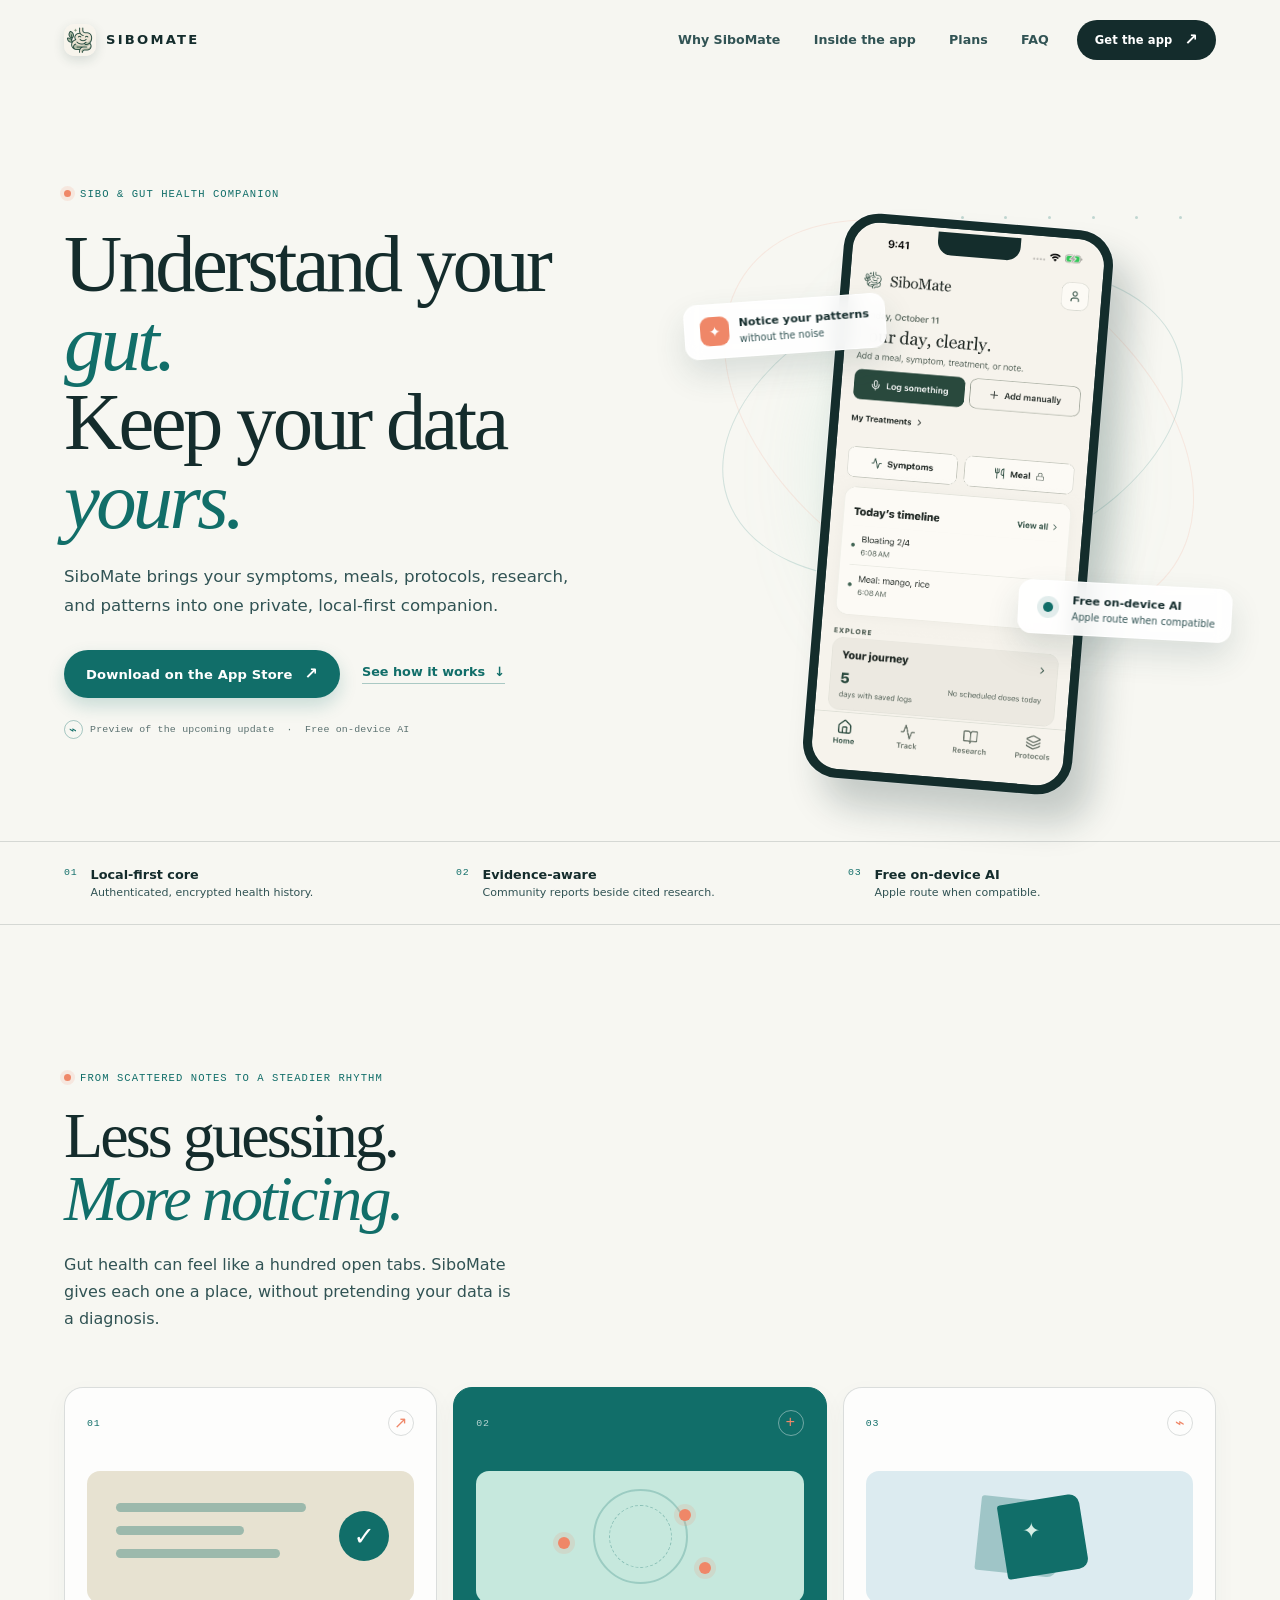
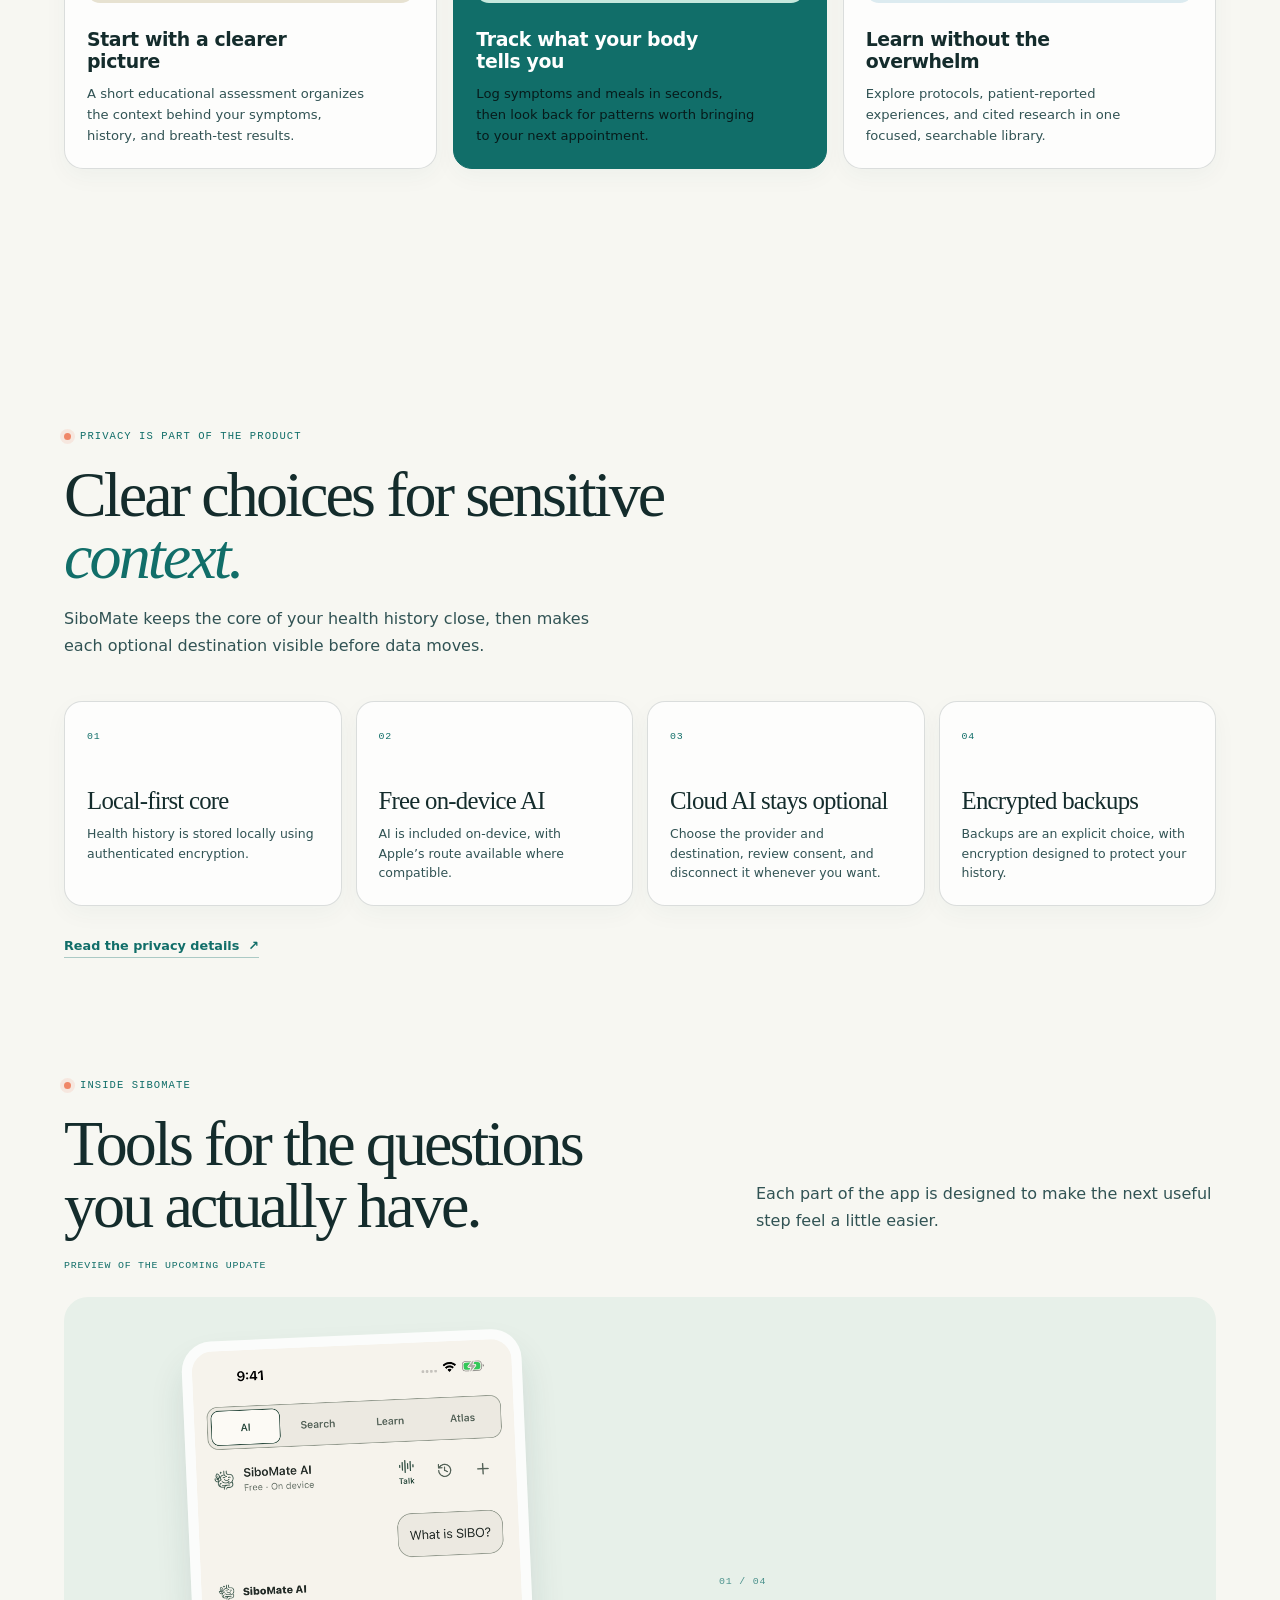
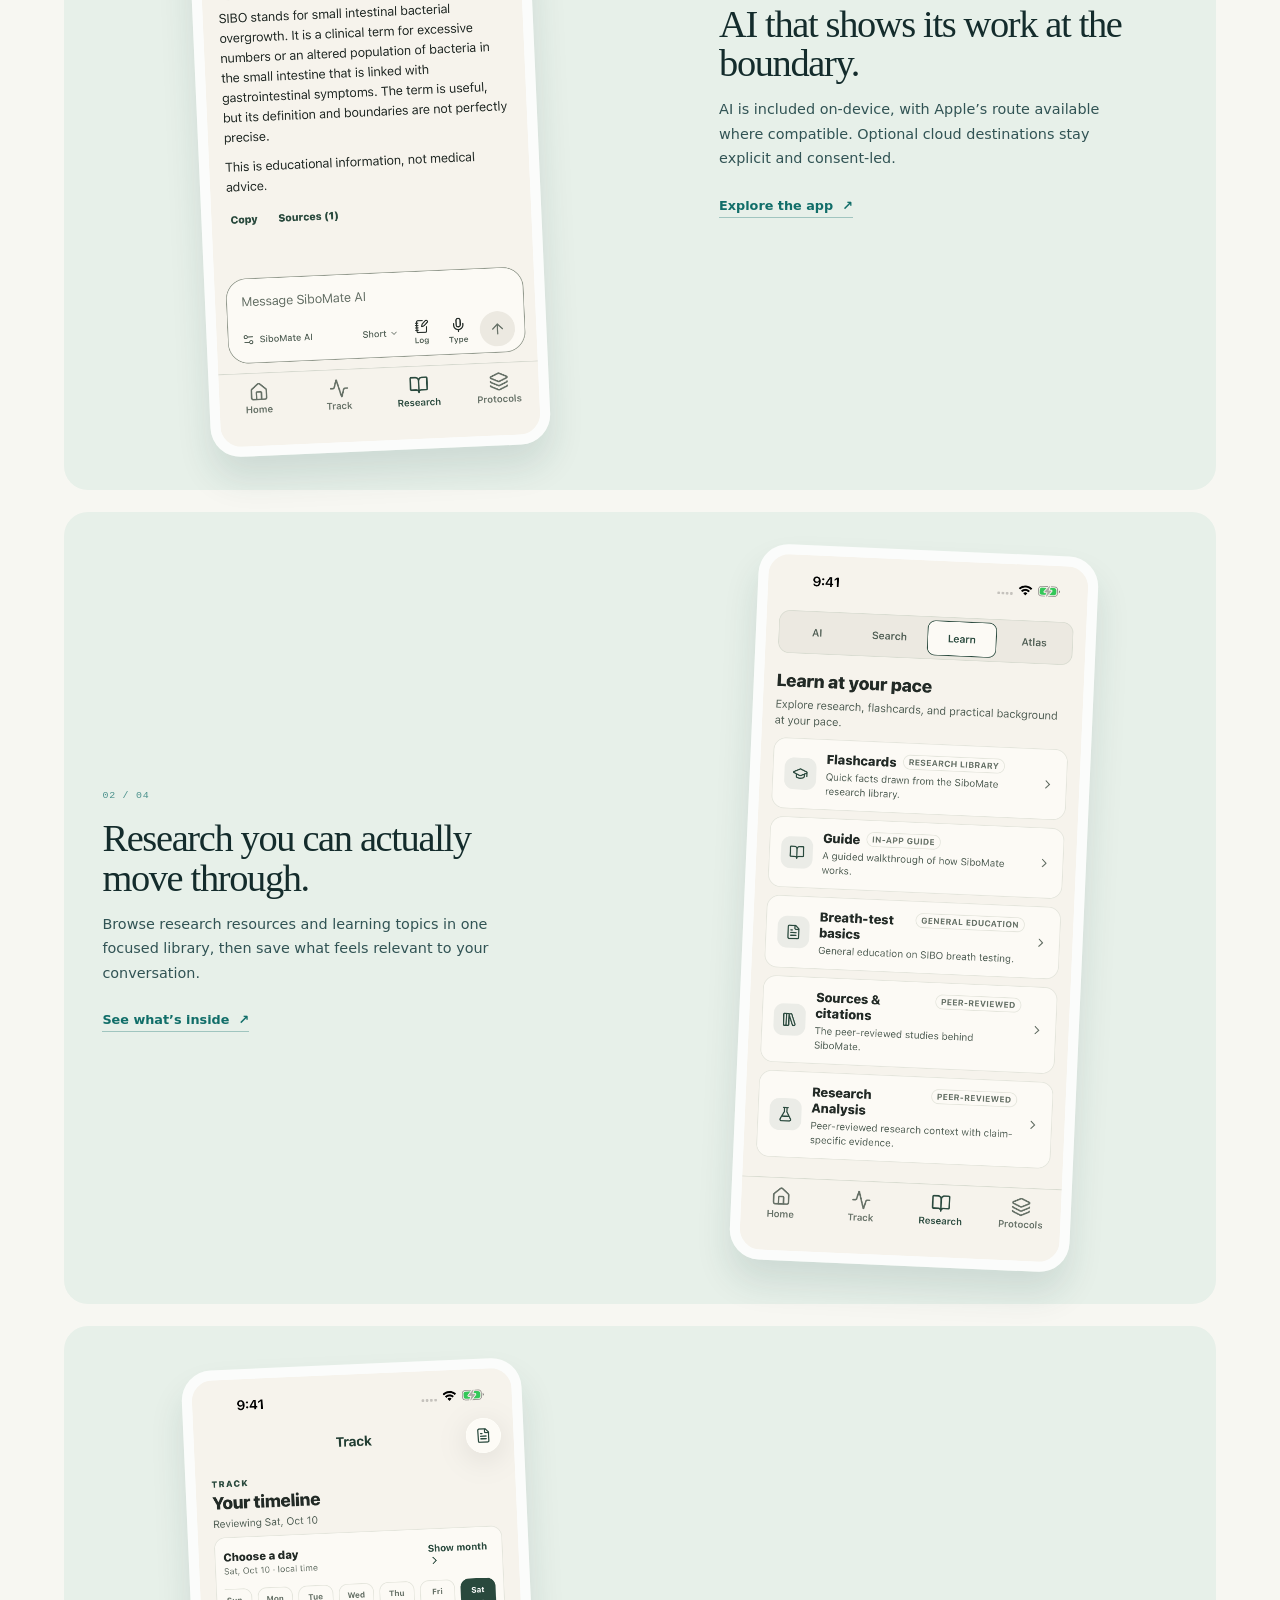
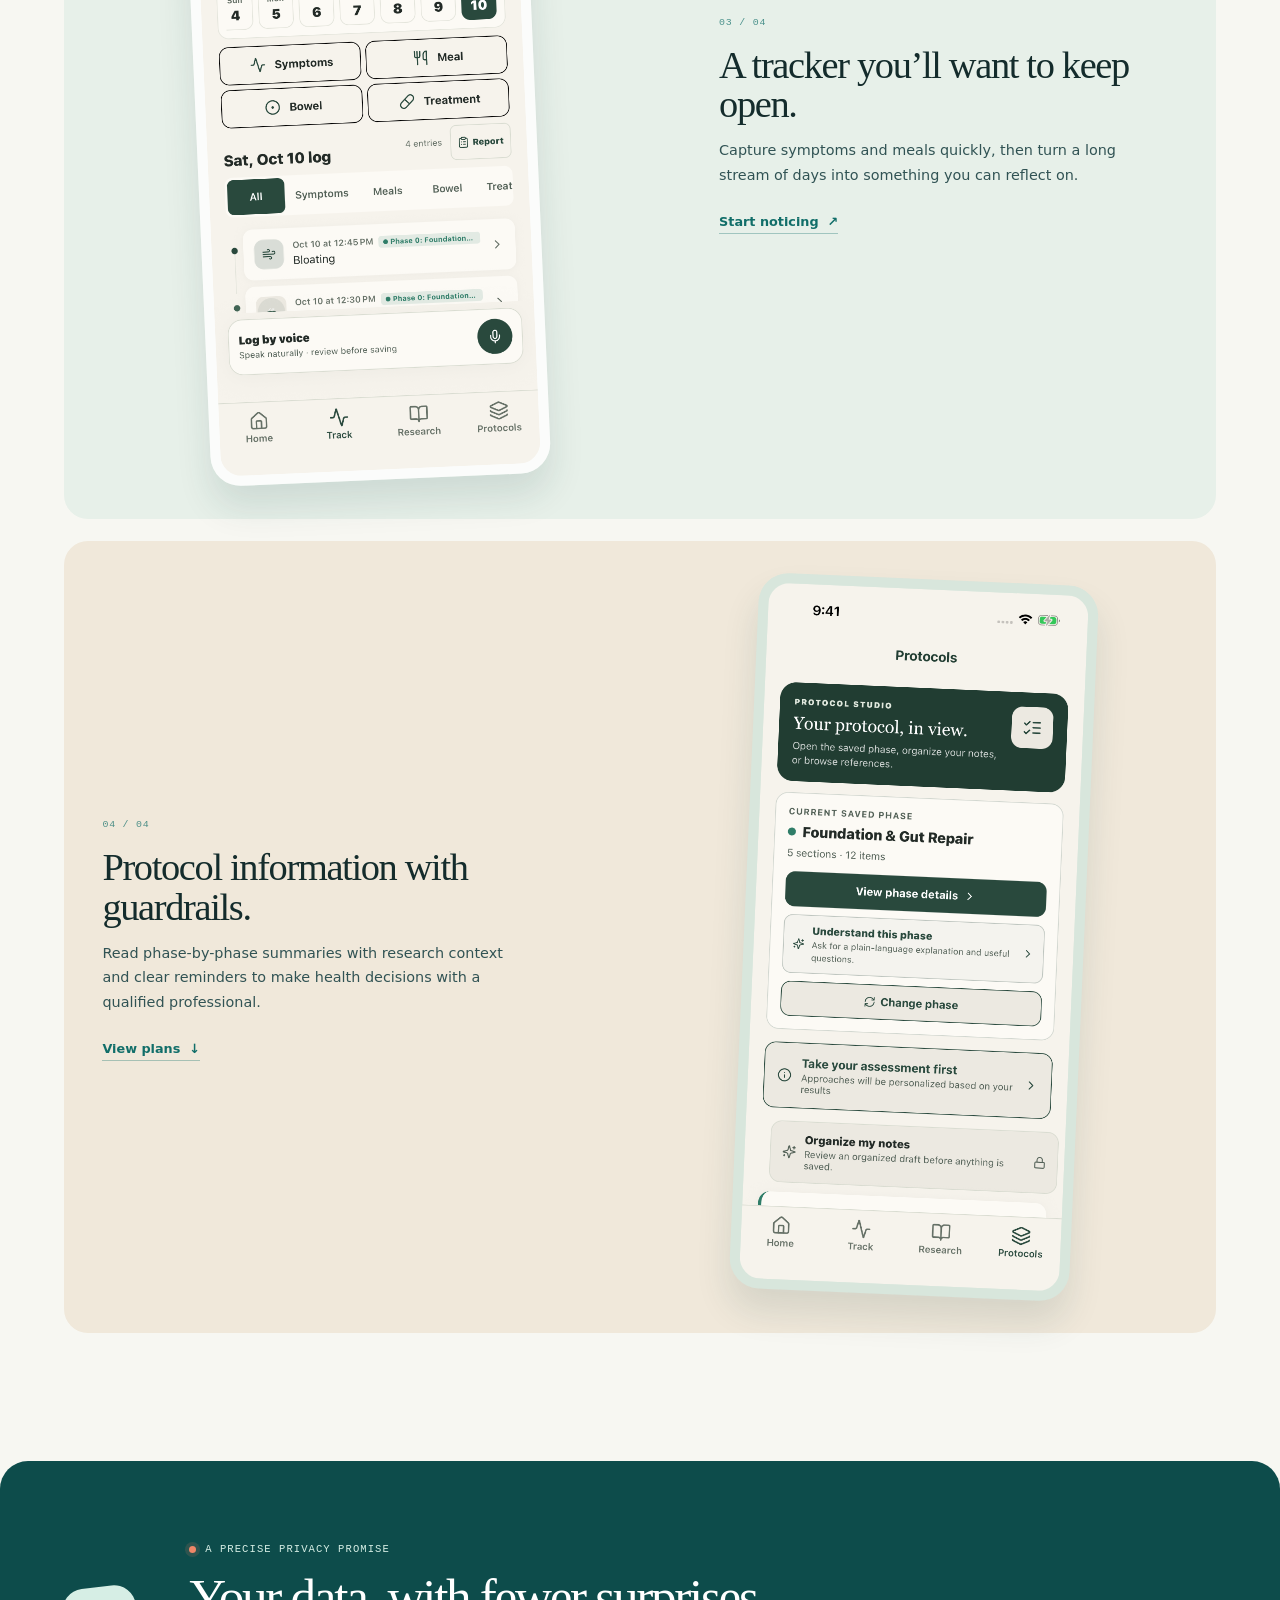
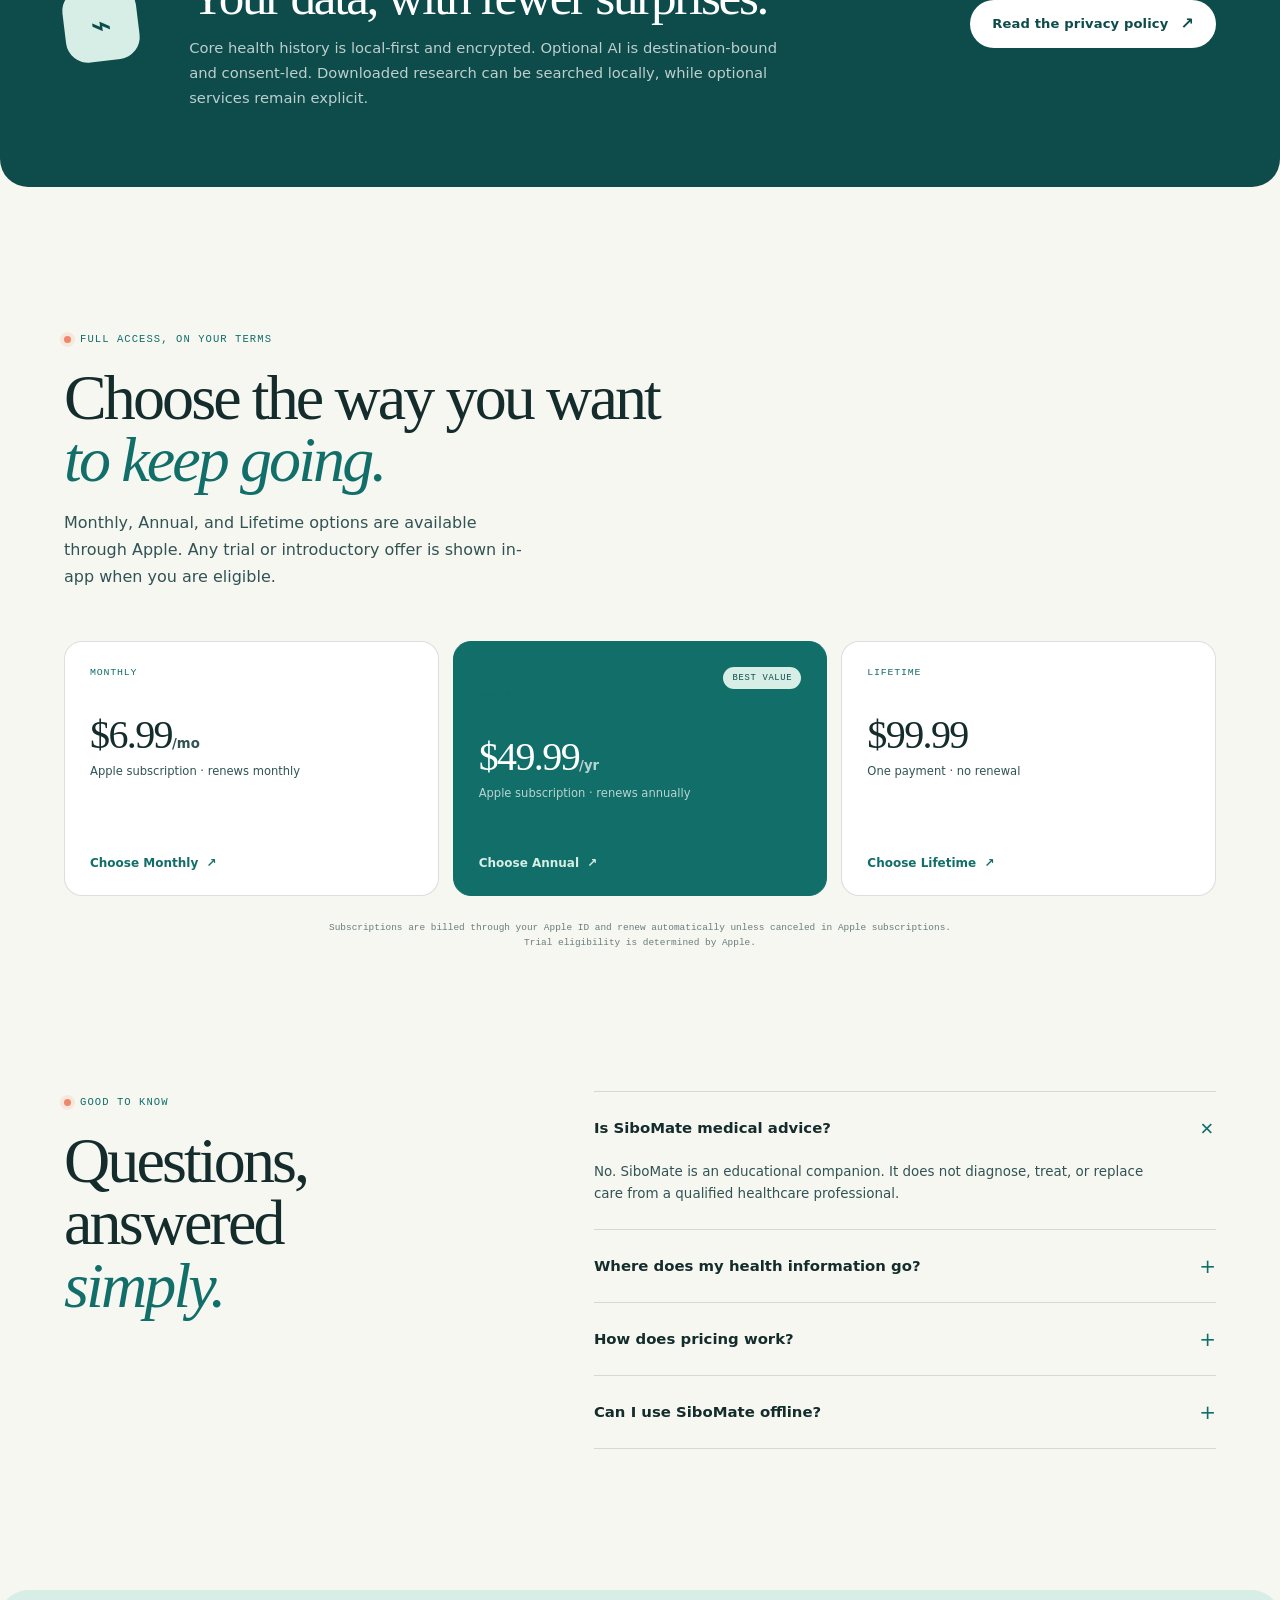
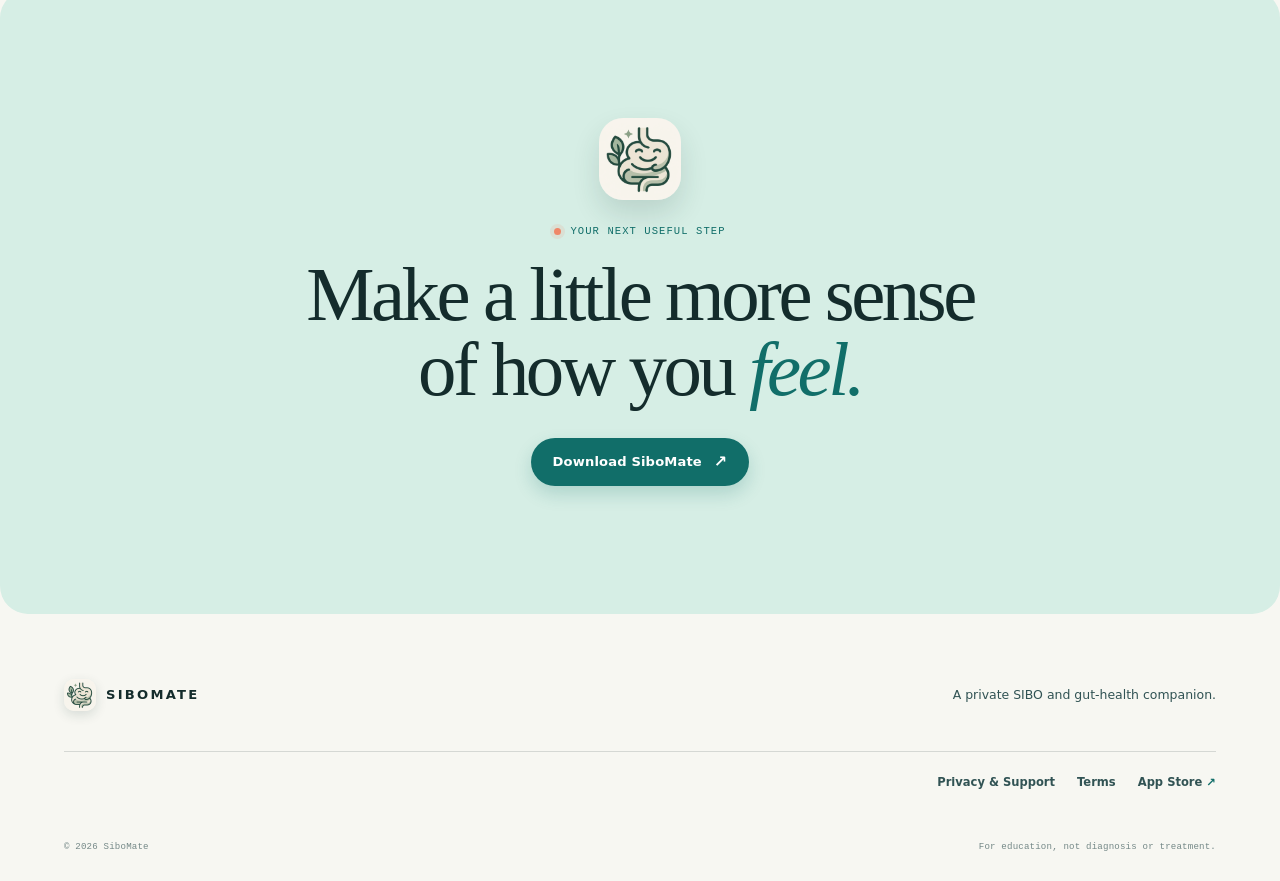
<file: index.html>
<!doctype html>
<html lang="en">
  <head>
    <meta charset="UTF-8" />
    <meta name="viewport" content="width=device-width, initial-scale=1" />
    <meta name="theme-color" content="#f7f7f2" />
    <meta name="referrer" content="strict-origin-when-cross-origin" />
    <meta http-equiv="Content-Security-Policy" content="default-src 'self'; base-uri 'self'; object-src 'none'; form-action 'self'; script-src 'self' 'sha256-etqVgZcglWVtQj0BHl1MtAY1jUo/3SEIo+hVWVHaoSQ='; style-src 'self' 'unsafe-inline' https://fonts.googleapis.com; font-src https://fonts.gstatic.com; img-src 'self' data:; connect-src 'self'; upgrade-insecure-requests" />
    <meta name="description" content="SiboMate is a privacy-first SIBO and gut-health companion for understanding symptoms, meals, research, and patterns." />
    <link rel="canonical" href="https://sibomate.me/" />
    <meta property="og:title" content="SiboMate · Understand your gut. Keep your data yours." />
    <meta property="og:description" content="A local-first SIBO companion for symptoms, meals, protocols, research, and patterns." />
    <meta property="og:type" content="website" />
    <meta property="og:url" content="https://sibomate.me/" />
    <meta property="og:site_name" content="SiboMate" />
    <meta property="og:image" content="https://sibomate.me/social-share.jpg" />
    <meta property="og:image:width" content="1200" />
    <meta property="og:image:height" content="630" />
    <meta property="og:image:alt" content="SiboMate app icon on a calm ivory and sage background" />
    <meta name="twitter:card" content="summary_large_image" />
    <meta name="twitter:title" content="SiboMate · Understand your gut. Keep your data yours." />
    <meta name="twitter:description" content="A local-first SIBO companion for symptoms, meals, protocols, research, and patterns." />
    <meta name="twitter:image" content="https://sibomate.me/social-share.jpg" />
    <title>SiboMate · Understand your gut. Keep your data yours.</title>
    <link rel="icon" type="image/png" sizes="32x32" href="favicon-32.png?v=2" />
    <link rel="apple-touch-icon" sizes="180x180" href="apple-touch-icon.png?v=2" />
    <link rel="preconnect" href="https://fonts.googleapis.com" />
    <link rel="preconnect" href="https://fonts.gstatic.com" crossorigin />
    <link href="https://fonts.googleapis.com/css2?family=DM+Mono:wght@400;500&family=DM+Sans:wght@400;500;600;700&family=Fraunces:opsz,wght@9..144,500;9..144,600&display=swap" rel="stylesheet" />
    <link rel="stylesheet" href="styles.css?v=5" />
    <script type="application/ld+json">
      {
        "@context": "https://schema.org",
        "@graph": [
          {
            "@type": "SoftwareApplication",
            "@id": "https://sibomate.me/#app",
            "name": "SiboMate",
            "url": "https://sibomate.me/",
            "downloadUrl": "https://apps.apple.com/us/app/sibomate/id6792794417",
            "applicationCategory": "HealthApplication",
            "operatingSystem": "iOS",
            "description": "A privacy-first SIBO and gut-health companion for organizing symptoms, meals, protocols, research, and patterns.",
            "image": "https://sibomate.me/social-share.jpg",
            "offers": [
              { "@type": "Offer", "name": "Monthly", "price": "6.99", "priceCurrency": "USD" },
              { "@type": "Offer", "name": "Annual", "price": "49.99", "priceCurrency": "USD" },
              { "@type": "Offer", "name": "Lifetime", "price": "99.99", "priceCurrency": "USD" }
            ]
          },
          {
            "@type": "FAQPage",
            "@id": "https://sibomate.me/#faq-schema",
            "mainEntity": [
              { "@type": "Question", "name": "Is SiboMate medical advice?", "acceptedAnswer": { "@type": "Answer", "text": "No. SiboMate is an educational companion. It does not diagnose, treat, or replace care from a qualified healthcare professional." } },
              { "@type": "Question", "name": "Where does my health information go?", "acceptedAnswer": { "@type": "Answer", "text": "Core health history is stored locally using authenticated encryption. Optional AI requests are sent to the provider and destination you choose after consent. Encrypted backups are opt-in." } },
              { "@type": "Question", "name": "How does pricing work?", "acceptedAnswer": { "@type": "Answer", "text": "SiboMate offers Monthly, Annual, and Lifetime options through Apple. Any trial or introductory offer is shown in-app when Apple determines that you are eligible." } },
              { "@type": "Question", "name": "Can I use SiboMate offline?", "acceptedAnswer": { "@type": "Answer", "text": "After the research database is downloaded, local search can run on your phone. Optional cloud services still require their own connection and consent." } }
            ]
          }
        ]
      }
    </script>
  </head>
  <body>
    <div class="site-shell">
      <header class="site-header" data-header>
        <a class="brand" href="#top" aria-label="SiboMate home">
          <img class="brand-mark" src="icon.png?v=20261011" alt="" width="32" height="32" />
          <span class="brand-name">SiboMate</span>
        </a>
        <nav class="desktop-nav" aria-label="Primary navigation">
          <a href="#why">Why SiboMate</a>
          <a href="#features">Inside the app</a>
          <a href="#plans">Plans</a>
          <a href="#faq">FAQ</a>
        </nav>
        <a class="button button-small button-dark header-cta" href="https://apps.apple.com/us/app/sibomate/id6792794417" target="_blank" rel="noreferrer">Get the app <span>↗</span></a>
        <button class="menu-toggle" type="button" aria-expanded="false" aria-controls="mobile-nav" data-menu-toggle><span></span><span></span><span></span><span class="sr-only">Open navigation</span></button>
        <nav class="mobile-nav" id="mobile-nav" aria-label="Mobile navigation" data-mobile-nav>
          <a href="#why">Why SiboMate</a>
          <a href="#features">Inside the app</a>
          <a href="#plans">Plans</a>
          <a href="#faq">FAQ</a>
          <a class="button button-dark" href="https://apps.apple.com/us/app/sibomate/id6792794417" target="_blank" rel="noreferrer">Get the app <span>↗</span></a>
        </nav>
      </header>

      <main id="top">
        <section class="hero section-pad">
          <div class="hero-copy reveal">
            <div class="eyebrow"><span class="eyebrow-dot"></span> SIBO &amp; gut health companion</div>
            <h1>Understand your <em>gut.</em><br />Keep your data <em>yours.</em></h1>
            <p class="hero-lede">SiboMate brings your symptoms, meals, protocols, research, and patterns into one private, local-first companion.</p>
            <div class="hero-actions">
              <a class="button button-primary" href="https://apps.apple.com/us/app/sibomate/id6792794417" target="_blank" rel="noreferrer">Download on the App Store <span>↗</span></a>
              <a class="text-link" href="#why">See how it works <span>↓</span></a>
            </div>
            <div class="hero-note"><span class="lock-icon">⌁</span> Preview of the upcoming update&nbsp; · &nbsp;Free on-device AI</div>
          </div>
          <div class="hero-visual reveal reveal-delay">
            <div class="visual-grid" aria-hidden="true"><span></span><span></span><span></span><span></span><span></span><span></span></div>
            <div class="hero-orbit hero-orbit-one"></div>
            <div class="hero-orbit hero-orbit-two"></div>
            <div class="phone-wrap">
              <div class="phone-glow"></div>
              <div class="phone-frame">
                <div class="phone-notch"></div>
                <img src="app-home.png?v=20261011" alt="SiboMate home screen showing a personalized gut-health overview" />
              </div>
            </div>
            <div class="floating-card floating-card-top"><span class="floating-icon">✦</span><div><strong>Notice your patterns</strong><small>without the noise</small></div></div>
            <div class="floating-card floating-card-bottom"><span class="pulse-dot"></span><div><strong>Free on-device AI</strong><small>Apple route when compatible</small></div></div>
          </div>
        </section>

        <section class="trust-strip section-pad" aria-label="SiboMate principles">
          <div class="trust-item"><span class="trust-number">01</span><div><strong>Local-first core</strong><small>Authenticated, encrypted health history.</small></div></div>
          <div class="trust-item"><span class="trust-number">02</span><div><strong>Evidence-aware</strong><small>Community reports beside cited research.</small></div></div>
          <div class="trust-item"><span class="trust-number">03</span><div><strong>Free on-device AI</strong><small>Apple route when compatible.</small></div></div>
        </section>

        <section class="story section-pad" id="why">
          <div class="section-intro reveal">
            <div class="eyebrow"><span class="eyebrow-dot"></span> From scattered notes to a steadier rhythm</div>
            <h2>Less guessing.<br /><em>More noticing.</em></h2>
            <p>Gut health can feel like a hundred open tabs. SiboMate gives each one a place, without pretending your data is a diagnosis.</p>
          </div>
          <div class="steps-grid">
            <article class="step-card reveal">
              <div class="step-top"><span>01</span><span class="step-symbol">↗</span></div>
              <div class="step-illustration step-illustration-assess"><span class="line line-a"></span><span class="line line-b"></span><span class="line line-c"></span><span class="check">✓</span></div>
              <h3>Start with a clearer picture</h3>
              <p>A short educational assessment organizes the context behind your symptoms, history, and breath-test results.</p>
            </article>
            <article class="step-card step-card-highlight reveal reveal-delay-short">
              <div class="step-top"><span>02</span><span class="step-symbol">+</span></div>
              <div class="step-illustration step-illustration-track"><span class="track-ring"></span><span class="track-dot dot-one"></span><span class="track-dot dot-two"></span><span class="track-dot dot-three"></span></div>
              <h3>Track what your body tells you</h3>
              <p>Log symptoms and meals in seconds, then look back for patterns worth bringing to your next appointment.</p>
            </article>
            <article class="step-card reveal reveal-delay">
              <div class="step-top"><span>03</span><span class="step-symbol">⌁</span></div>
              <div class="step-illustration step-illustration-learn"><span class="book book-back"></span><span class="book book-front"></span><span class="book-star">✦</span></div>
              <h3>Learn without the overwhelm</h3>
              <p>Explore protocols, patient-reported experiences, and cited research in one focused, searchable library.</p>
            </article>
          </div>
        </section>

        <section class="privacy-proof section-pad" id="privacy">
          <div class="privacy-proof-heading"><div class="eyebrow"><span class="eyebrow-dot"></span> Privacy is part of the product</div><h2>Clear choices for sensitive <em>context.</em></h2><p>SiboMate keeps the core of your health history close, then makes each optional destination visible before data moves.</p></div>
          <div class="proof-grid">
            <article class="proof-card"><span class="proof-number">01</span><h3>Local-first core</h3><p>Health history is stored locally using authenticated encryption.</p></article>
            <article class="proof-card"><span class="proof-number">02</span><h3>Free on-device AI</h3><p>AI is included on-device, with Apple’s route available where compatible.</p></article>
            <article class="proof-card"><span class="proof-number">03</span><h3>Cloud AI stays optional</h3><p>Choose the provider and destination, review consent, and disconnect it whenever you want.</p></article>
            <article class="proof-card"><span class="proof-number">04</span><h3>Encrypted backups</h3><p>Backups are an explicit choice, with encryption designed to protect your history.</p></article>
          </div>
          <a href="privacy.html" class="text-link">Read the privacy details <span>↗</span></a>
        </section>

        <section class="features section-pad" id="features">
          <div class="feature-heading reveal">
            <div><div class="eyebrow"><span class="eyebrow-dot"></span> Inside SiboMate</div><h2>Tools for the questions<br />you actually have.</h2></div>
            <p>Each part of the app is designed to make the next useful step feel a little easier.</p>
          </div>
          <p class="feature-preview-note">Preview of the upcoming update</p>
          <div class="feature-showcase">
            <article class="feature-row reveal">
              <div class="feature-image"><img src="app-ai.png?v=20261011" alt="SiboMate AI chat screen with private on-device context controls" /></div>
              <div class="feature-copy"><span class="feature-index">01 / 04</span><h3>AI that shows its work at the boundary.</h3><p>AI is included on-device, with Apple’s route available where compatible. Optional cloud destinations stay explicit and consent-led.</p><a href="https://apps.apple.com/us/app/sibomate/id6792794417" target="_blank" rel="noreferrer" class="text-link">Explore the app <span>↗</span></a></div>
            </article>
            <article class="feature-row feature-row-reverse reveal">
              <div class="feature-image"><img src="app-database.png?v=20261011" alt="SiboMate research library screen with local resources and learning topics" /></div>
              <div class="feature-copy"><span class="feature-index">02 / 04</span><h3>Research you can actually move through.</h3><p>Browse research resources and learning topics in one focused library, then save what feels relevant to your conversation.</p><a href="https://apps.apple.com/us/app/sibomate/id6792794417" target="_blank" rel="noreferrer" class="text-link">See what’s inside <span>↗</span></a></div>
            </article>
            <article class="feature-row reveal">
              <div class="feature-image"><img src="app-tracker.png?v=20261011" alt="SiboMate tracker screen for logging meals and symptoms" /></div>
              <div class="feature-copy"><span class="feature-index">03 / 04</span><h3>A tracker you’ll want to keep open.</h3><p>Capture symptoms and meals quickly, then turn a long stream of days into something you can reflect on.</p><a href="https://apps.apple.com/us/app/sibomate/id6792794417" target="_blank" rel="noreferrer" class="text-link">Start noticing <span>↗</span></a></div>
            </article>
            <article class="feature-row feature-row-reverse feature-row-last reveal">
              <div class="feature-image feature-image-sage"><img src="app-protocols.png?v=20261011" alt="SiboMate protocol library with phases and research context" /></div>
              <div class="feature-copy"><span class="feature-index">04 / 04</span><h3>Protocol information with guardrails.</h3><p>Read phase-by-phase summaries with research context and clear reminders to make health decisions with a qualified professional.</p><a href="#plans" class="text-link">View plans <span>↓</span></a></div>
            </article>
          </div>
        </section>

        <section class="privacy-band section-pad reveal">
          <div class="privacy-icon"><span>⌁</span></div>
          <div><div class="eyebrow eyebrow-light"><span class="eyebrow-dot"></span> A precise privacy promise</div><h2>Your data, with fewer surprises.</h2><p>Core health history is local-first and encrypted. Optional AI is destination-bound and consent-led. Downloaded research can be searched locally, while optional services remain explicit.</p></div>
          <a href="privacy.html" class="button button-light">Read the privacy policy <span>↗</span></a>
        </section>

        <section class="plans section-pad" id="plans">
          <div class="plans-intro reveal"><div class="eyebrow"><span class="eyebrow-dot"></span> Full access, on your terms</div><h2>Choose the way you want<br /><em>to keep going.</em></h2><p>Monthly, Annual, and Lifetime options are available through Apple. Any trial or introductory offer is shown in-app when you are eligible.</p></div>
          <div class="plan-grid reveal reveal-delay-short">
            <div class="plan-card"><span class="plan-label">Monthly</span><strong>$6.99<span>/mo</span></strong><small>Apple subscription · renews monthly</small><a href="https://apps.apple.com/us/app/sibomate/id6792794417" target="_blank" rel="noreferrer">Choose Monthly <span>↗</span></a></div>
            <div class="plan-card plan-card-featured"><span class="plan-badge">Best value</span><span class="plan-label">Annual</span><strong>$49.99<span>/yr</span></strong><small>Apple subscription · renews annually</small><a href="https://apps.apple.com/us/app/sibomate/id6792794417" target="_blank" rel="noreferrer">Choose Annual <span>↗</span></a></div>
            <div class="plan-card"><span class="plan-label">Lifetime</span><strong>$99.99</strong><small>One payment · no renewal</small><a href="https://apps.apple.com/us/app/sibomate/id6792794417" target="_blank" rel="noreferrer">Choose Lifetime <span>↗</span></a></div>
          </div>
          <p class="plan-footnote">Subscriptions are billed through your Apple ID and renew automatically unless canceled in Apple subscriptions. Trial eligibility is determined by Apple.</p>
        </section>

        <section class="faq section-pad" id="faq">
          <div class="faq-heading reveal"><div class="eyebrow"><span class="eyebrow-dot"></span> Good to know</div><h2>Questions, answered<br /><em>simply.</em></h2></div>
          <div class="faq-list reveal reveal-delay-short">
            <details open><summary>Is SiboMate medical advice?<span>+</span></summary><p>No. SiboMate is an educational companion. It does not diagnose, treat, or replace care from a qualified healthcare professional.</p></details>
            <details><summary>Where does my health information go?<span>+</span></summary><p>Core health history is stored locally using authenticated encryption. Optional AI requests go to the provider and destination you choose after consent. Encrypted backups are opt-in.</p></details>
            <details><summary>How does pricing work?<span>+</span></summary><p>SiboMate offers Monthly, Annual, and Lifetime options through Apple. Any trial or introductory offer is shown in-app when Apple determines that you are eligible.</p></details>
            <details><summary>Can I use SiboMate offline?<span>+</span></summary><p>After the research database is downloaded, local search can run on your phone. Optional cloud services still require their own connection and consent.</p></details>
          </div>
        </section>

        <section class="final-cta section-pad reveal">
          <img class="final-cta-mark" src="icon.png?v=20261011" alt="" width="82" height="82" />
          <div class="eyebrow"><span class="eyebrow-dot"></span> Your next useful step</div>
          <h2>Make a little more sense<br />of how you <em>feel.</em></h2>
          <a class="button button-primary" href="https://apps.apple.com/us/app/sibomate/id6792794417" target="_blank" rel="noreferrer">Download SiboMate <span>↗</span></a>
        </section>
      </main>

      <footer class="site-footer section-pad">
        <div class="footer-main"><a class="brand" href="#top"><img class="brand-mark" src="icon.png?v=20261011" alt="" width="32" height="32" /><span class="brand-name">SiboMate</span></a><p>A private SIBO and gut-health companion.</p></div>
        <div class="footer-links"><a href="privacy.html">Privacy &amp; Support</a><a href="https://www.apple.com/legal/internet-services/itunes/dev/stdeula/" target="_blank" rel="noreferrer">Terms</a><a href="https://apps.apple.com/us/app/sibomate/id6792794417" target="_blank" rel="noreferrer">App Store <span>↗</span></a></div>
        <div class="footer-bottom"><span>© 2026 SiboMate</span><span>For education, not diagnosis or treatment.</span></div>
      </footer>
    </div>
    <script src="script.js?v=2"></script>
  </body>
</html>
</file>
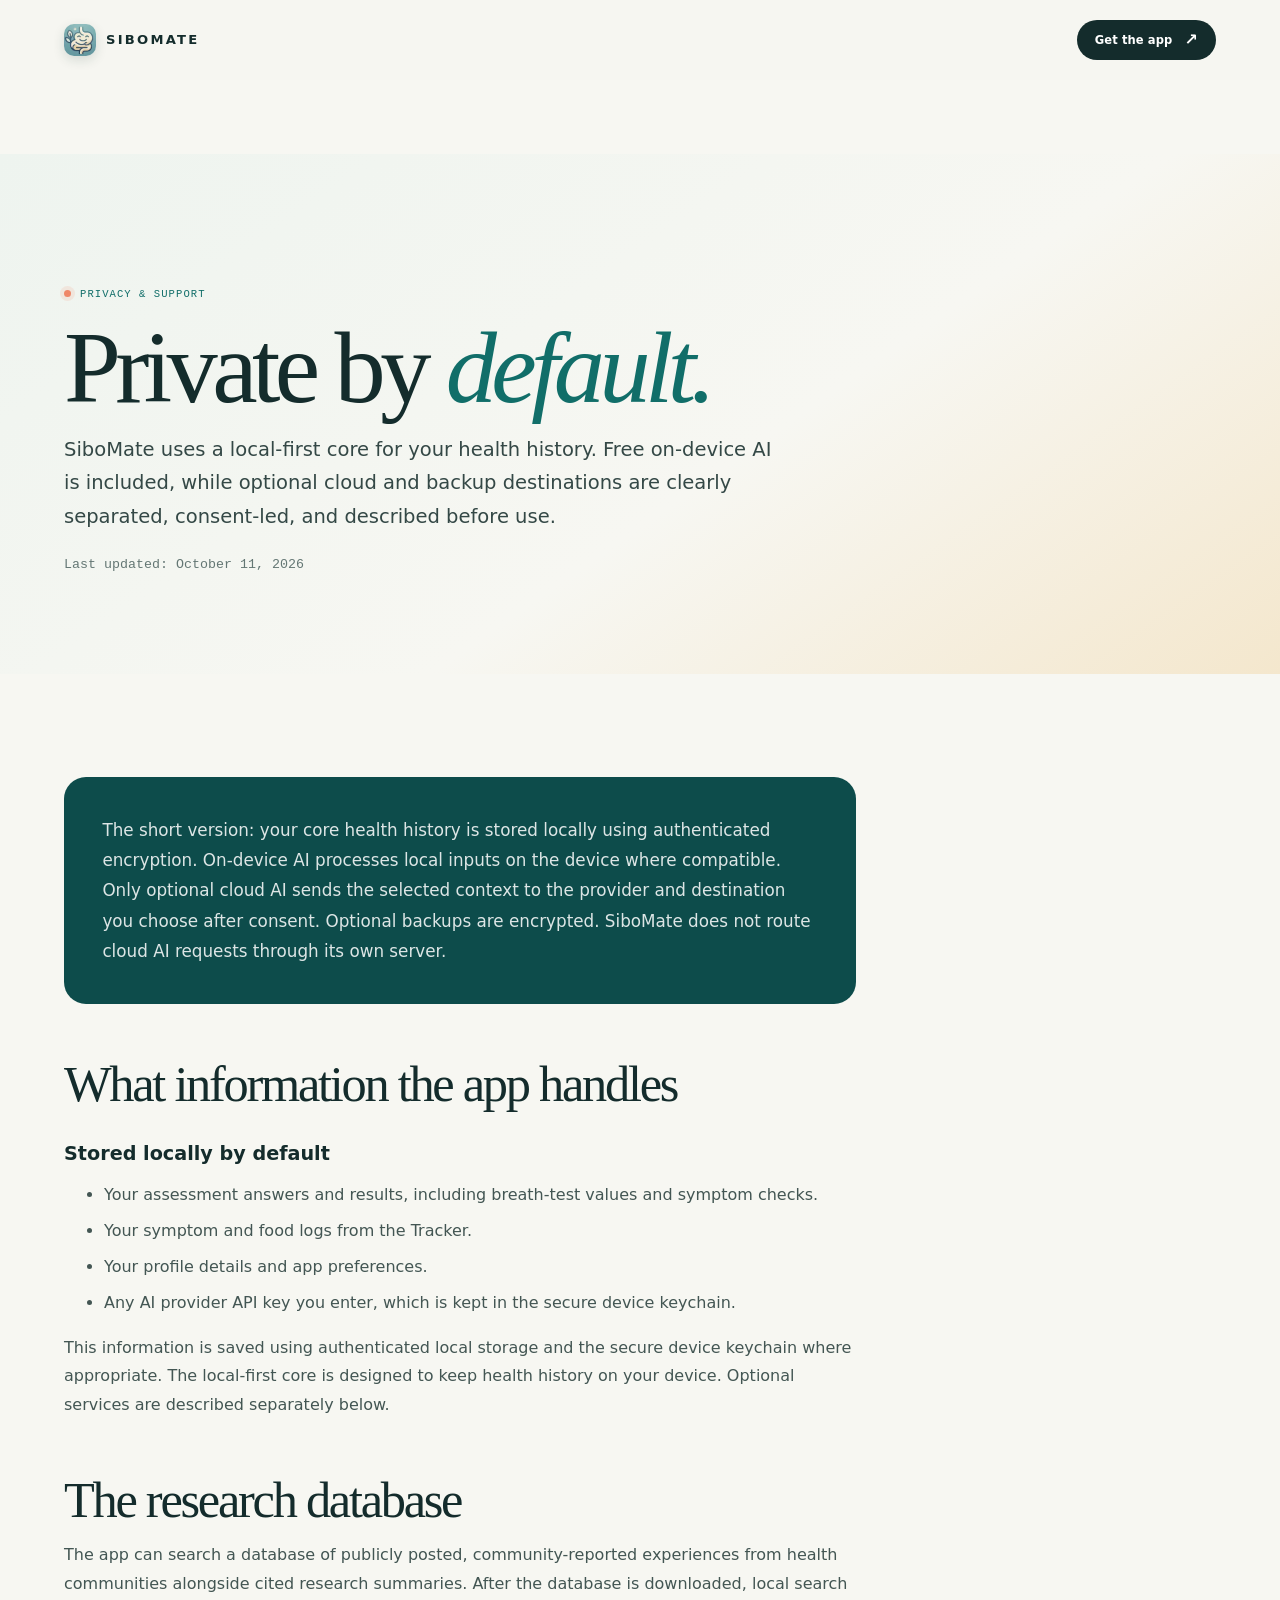
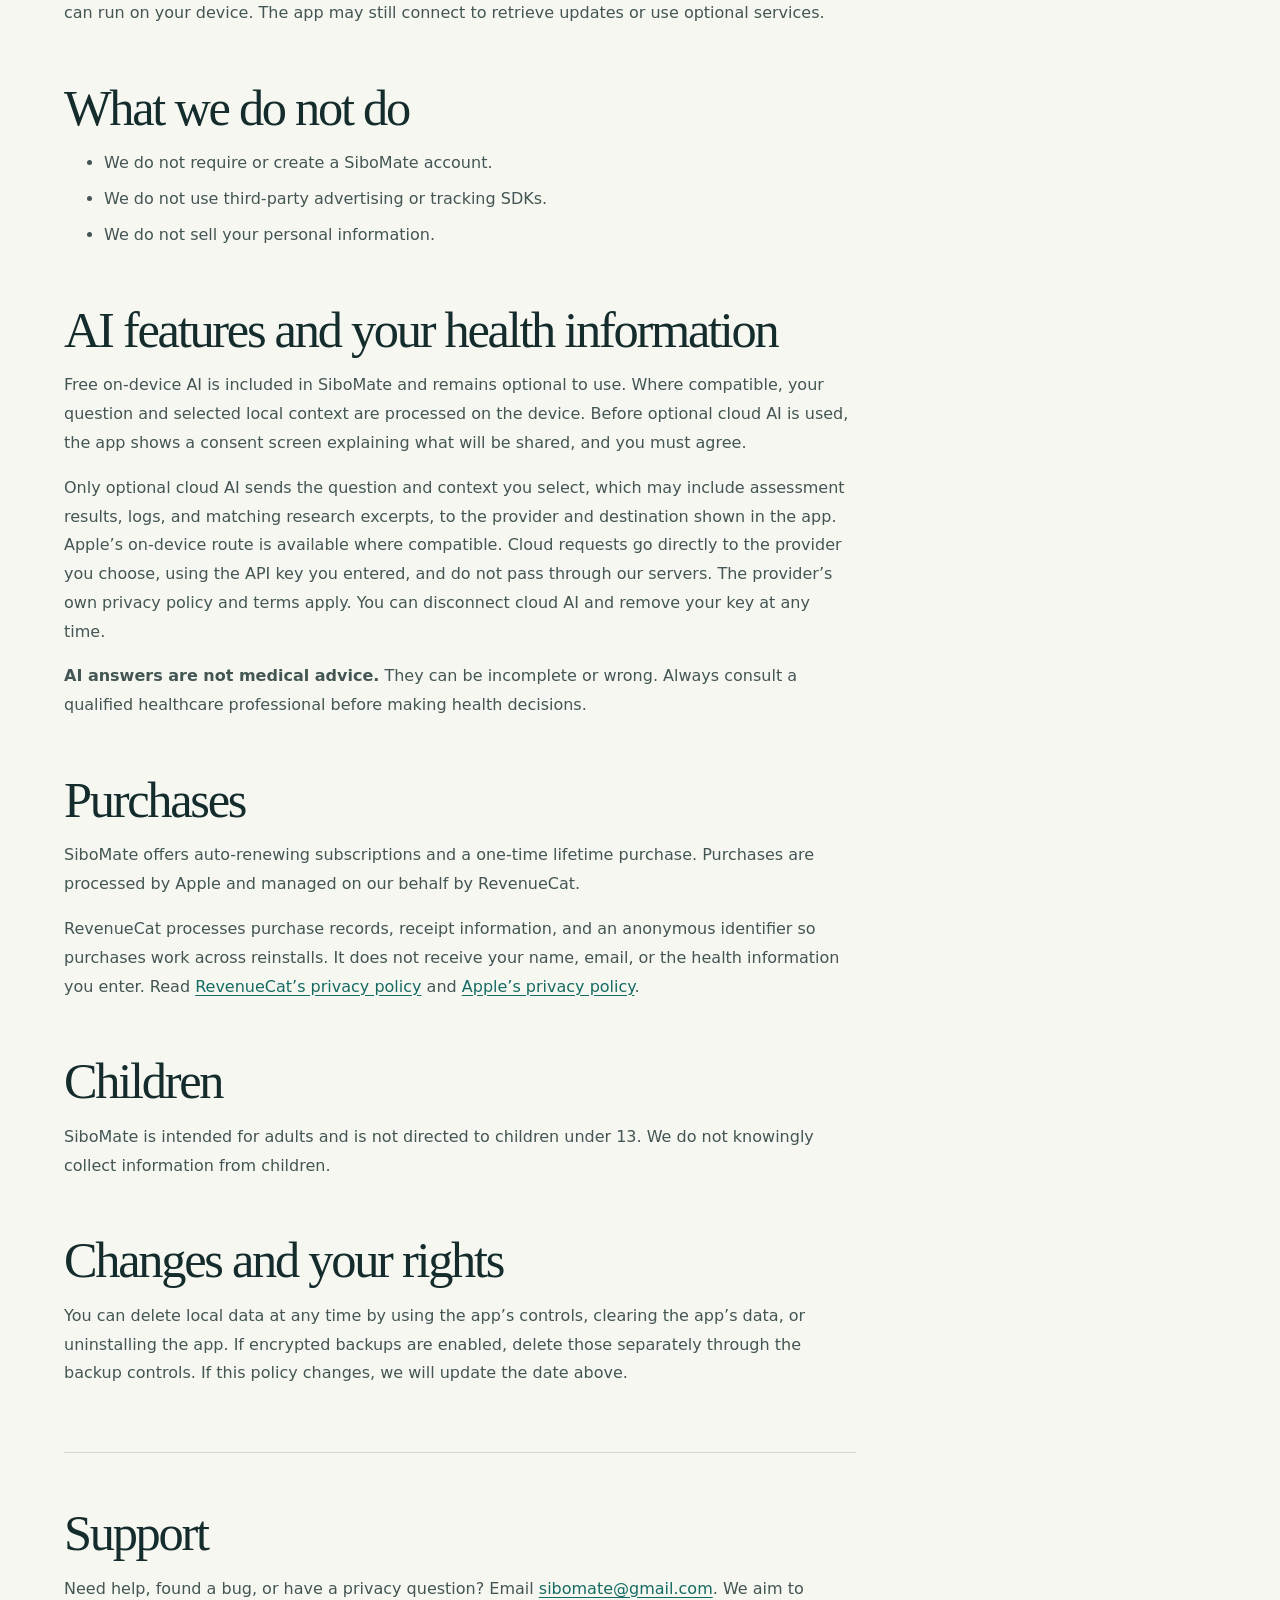
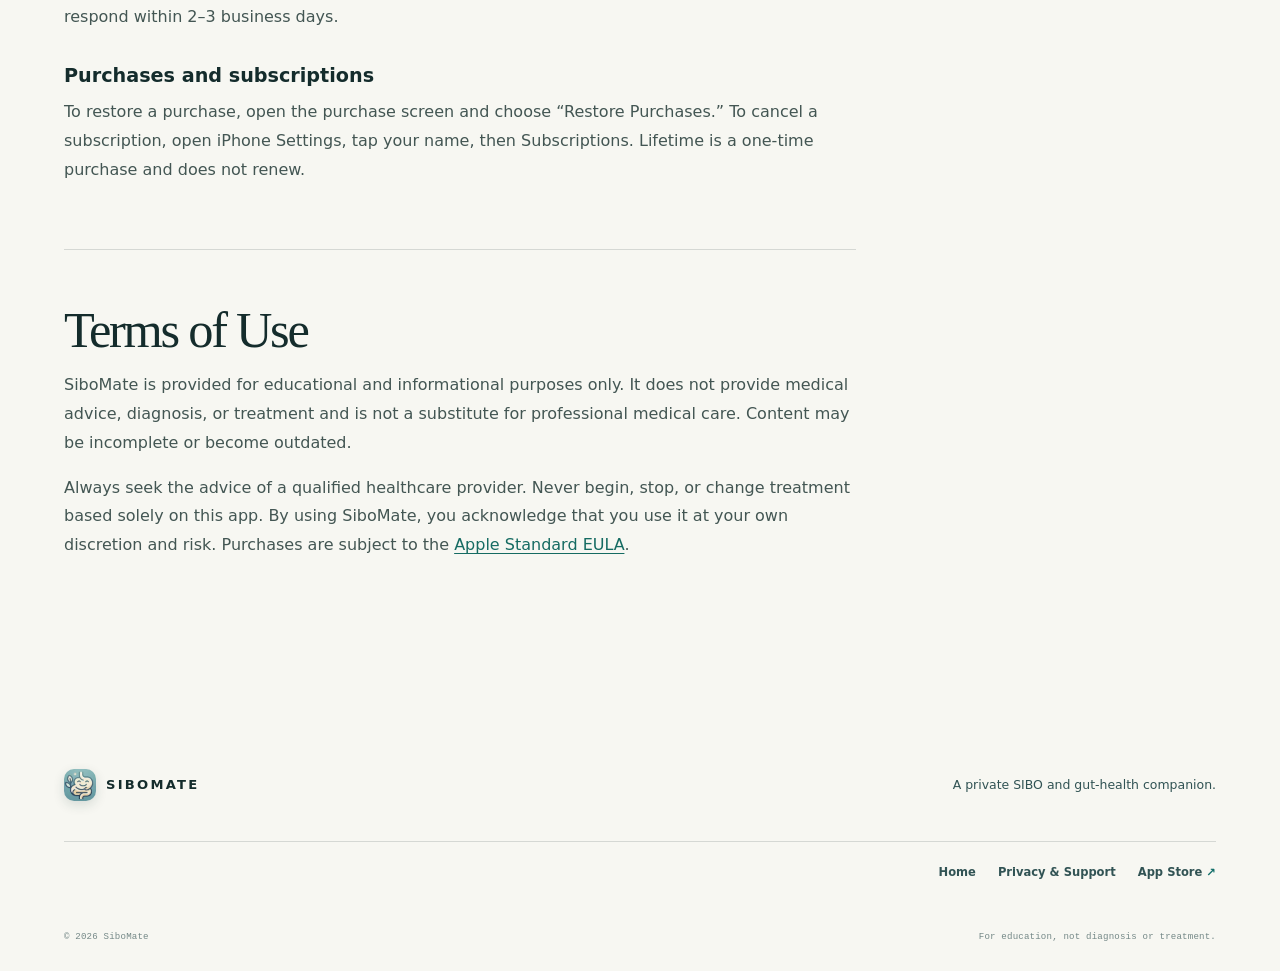
<file: privacy.html>
<!doctype html>
<html lang="en">
  <head>
    <meta charset="UTF-8" />
    <meta name="viewport" content="width=device-width, initial-scale=1" />
    <meta name="theme-color" content="#f7f7f2" />
    <meta name="referrer" content="strict-origin-when-cross-origin" />
    <meta http-equiv="Content-Security-Policy" content="default-src 'self'; base-uri 'self'; object-src 'none'; form-action 'self'; script-src 'none'; style-src 'self' 'unsafe-inline' https://fonts.googleapis.com; font-src https://fonts.gstatic.com; img-src 'self' data:; connect-src 'self'; upgrade-insecure-requests" />
    <meta name="description" content="SiboMate privacy policy, terms of use, and support information." />
    <link rel="canonical" href="https://sibomate.me/privacy.html" />
    <meta property="og:title" content="Privacy &amp; Support · SiboMate" />
    <meta property="og:description" content="How SiboMate handles your information, purchases, and support requests." />
    <meta property="og:url" content="https://sibomate.me/privacy.html" />
    <meta property="og:type" content="website" />
    <meta property="og:image" content="https://sibomate.me/social-share.jpg" />
    <meta name="twitter:card" content="summary_large_image" />
    <meta name="twitter:title" content="Privacy &amp; Support · SiboMate" />
    <meta name="twitter:description" content="How SiboMate handles your information, purchases, and support requests." />
    <meta name="twitter:image" content="https://sibomate.me/social-share.jpg" />
    <title>Privacy &amp; Support · SiboMate</title>
    <link rel="icon" type="image/png" sizes="32x32" href="favicon-32.png?v=2" />
    <link rel="apple-touch-icon" sizes="180x180" href="apple-touch-icon.png?v=2" />
    <link rel="preconnect" href="https://fonts.googleapis.com" />
    <link rel="preconnect" href="https://fonts.gstatic.com" crossorigin />
    <link href="https://fonts.googleapis.com/css2?family=DM+Mono:wght@400;500&amp;family=DM+Sans:wght@400;500;600;700&amp;family=Fraunces:opsz,wght@9..144,500;9..144,600&amp;display=swap" rel="stylesheet" />
    <link rel="stylesheet" href="styles.css?v=5" />
  </head>
  <body>
    <div class="site-shell">
      <header class="site-header">
        <a class="brand" href="index.html" aria-label="SiboMate home"><img class="brand-mark" src="icon-ui.webp" alt="" width="32" height="32" /><span class="brand-name">SiboMate</span></a>
        <a class="button button-small button-dark" href="https://apps.apple.com/us/app/sibomate/id6792794417" target="_blank" rel="noreferrer">Get the app <span>↗</span></a>
      </header>

      <main class="legal-page">
        <section class="legal-hero section-pad">
          <div class="eyebrow"><span class="eyebrow-dot"></span> Privacy &amp; Support</div>
          <h1>Private by <em>default.</em></h1>
          <p>SiboMate uses a local-first core for your health history. Free on-device AI is included, while optional cloud and backup destinations are clearly separated, consent-led, and described before use.</p>
          <small>Last updated: October 11, 2026</small>
        </section>

        <article class="legal-content section-pad">
          <p class="legal-lede">The short version: your core health history is stored locally using authenticated encryption. On-device AI processes local inputs on the device where compatible. Only optional cloud AI sends the selected context to the provider and destination you choose after consent. Optional backups are encrypted. SiboMate does not route cloud AI requests through its own server.</p>

          <h2>What information the app handles</h2>
          <h3>Stored locally by default</h3>
          <ul>
            <li>Your assessment answers and results, including breath-test values and symptom checks.</li>
            <li>Your symptom and food logs from the Tracker.</li>
            <li>Your profile details and app preferences.</li>
            <li>Any AI provider API key you enter, which is kept in the secure device keychain.</li>
          </ul>
          <p>This information is saved using authenticated local storage and the secure device keychain where appropriate. The local-first core is designed to keep health history on your device. Optional services are described separately below.</p>

          <h2>The research database</h2>
          <p>The app can search a database of publicly posted, community-reported experiences from health communities alongside cited research summaries. After the database is downloaded, local search can run on your device. The app may still connect to retrieve updates or use optional services.</p>

          <h2>What we do not do</h2>
          <ul><li>We do not require or create a SiboMate account.</li><li>We do not use third-party advertising or tracking SDKs.</li><li>We do not sell your personal information.</li></ul>

          <h2>AI features and your health information</h2>
          <p>Free on-device AI is included in SiboMate and remains optional to use. Where compatible, your question and selected local context are processed on the device. Before optional cloud AI is used, the app shows a consent screen explaining what will be shared, and you must agree.</p>
          <p>Only optional cloud AI sends the question and context you select, which may include assessment results, logs, and matching research excerpts, to the provider and destination shown in the app. Apple’s on-device route is available where compatible. Cloud requests go directly to the provider you choose, using the API key you entered, and do not pass through our servers. The provider’s own privacy policy and terms apply. You can disconnect cloud AI and remove your key at any time.</p>
          <p><strong>AI answers are not medical advice.</strong> They can be incomplete or wrong. Always consult a qualified healthcare professional before making health decisions.</p>

          <h2>Purchases</h2>
          <p>SiboMate offers auto-renewing subscriptions and a one-time lifetime purchase. Purchases are processed by Apple and managed on our behalf by RevenueCat.</p>
          <p>RevenueCat processes purchase records, receipt information, and an anonymous identifier so purchases work across reinstalls. It does not receive your name, email, or the health information you enter. Read <a href="https://www.revenuecat.com/privacy" target="_blank" rel="noopener">RevenueCat’s privacy policy</a> and <a href="https://www.apple.com/legal/privacy/" target="_blank" rel="noopener">Apple’s privacy policy</a>.</p>

          <h2>Children</h2>
          <p>SiboMate is intended for adults and is not directed to children under 13. We do not knowingly collect information from children.</p>

          <h2>Changes and your rights</h2>
          <p>You can delete local data at any time by using the app’s controls, clearing the app’s data, or uninstalling the app. If encrypted backups are enabled, delete those separately through the backup controls. If this policy changes, we will update the date above.</p>

          <hr />
          <h2>Support</h2>
          <p>Need help, found a bug, or have a privacy question? Email <a href="mailto:sibomate@gmail.com">sibomate@gmail.com</a>. We aim to respond within 2–3 business days.</p>
          <h3>Purchases and subscriptions</h3>
          <p>To restore a purchase, open the purchase screen and choose “Restore Purchases.” To cancel a subscription, open iPhone Settings, tap your name, then Subscriptions. Lifetime is a one-time purchase and does not renew.</p>

          <hr />
          <h2>Terms of Use</h2>
          <p>SiboMate is provided for educational and informational purposes only. It does not provide medical advice, diagnosis, or treatment and is not a substitute for professional medical care. Content may be incomplete or become outdated.</p>
          <p>Always seek the advice of a qualified healthcare provider. Never begin, stop, or change treatment based solely on this app. By using SiboMate, you acknowledge that you use it at your own discretion and risk. Purchases are subject to the <a href="https://www.apple.com/legal/internet-services/itunes/dev/stdeula/" target="_blank" rel="noopener">Apple Standard EULA</a>.</p>
        </article>
      </main>

      <footer class="site-footer section-pad">
        <div class="footer-main"><a class="brand" href="index.html"><img class="brand-mark" src="icon-ui.webp" alt="" width="32" height="32" /><span class="brand-name">SiboMate</span></a><p>A private SIBO and gut-health companion.</p></div>
        <div class="footer-links"><a href="index.html">Home</a><a href="privacy.html">Privacy &amp; Support</a><a href="https://apps.apple.com/us/app/sibomate/id6792794417" target="_blank" rel="noreferrer">App Store <span>↗</span></a></div>
        <div class="footer-bottom"><span>© 2026 SiboMate</span><span>For education, not diagnosis or treatment.</span></div>
      </footer>
    </div>
  </body>
</html>
</file>
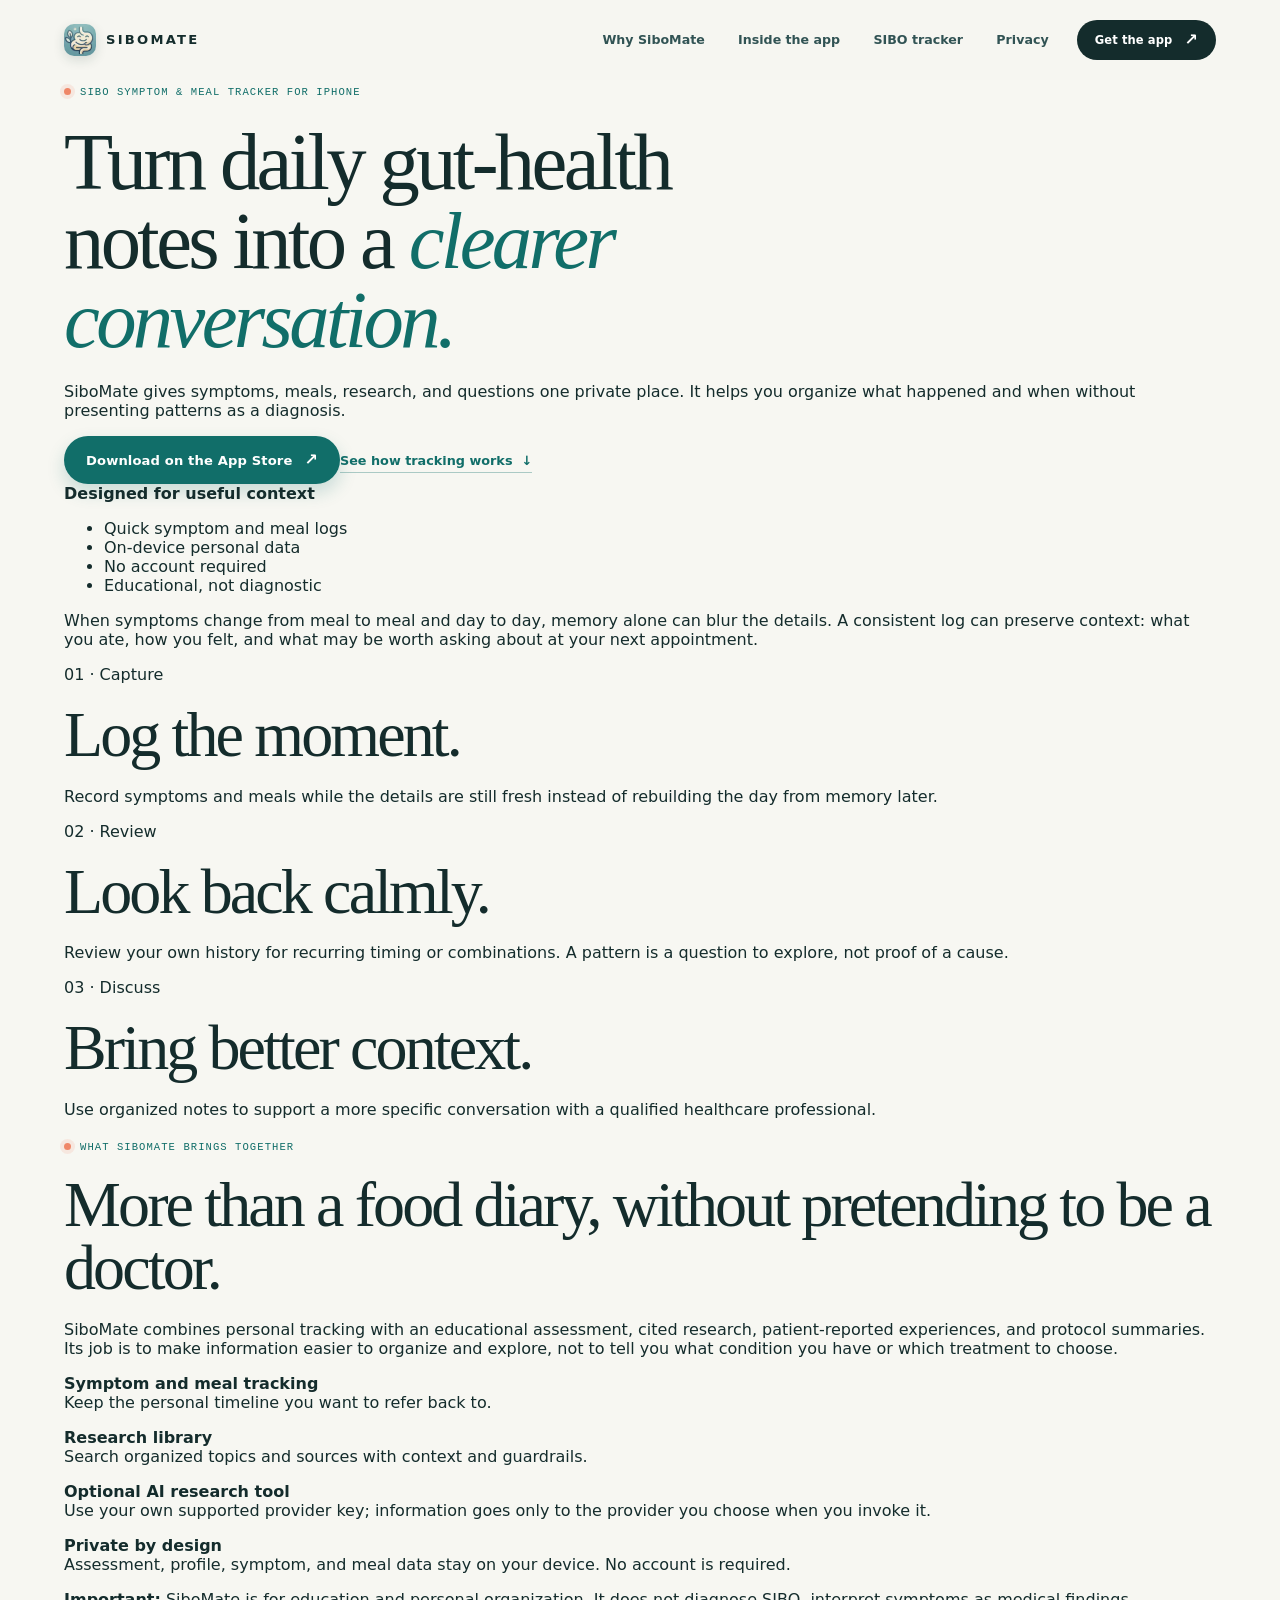
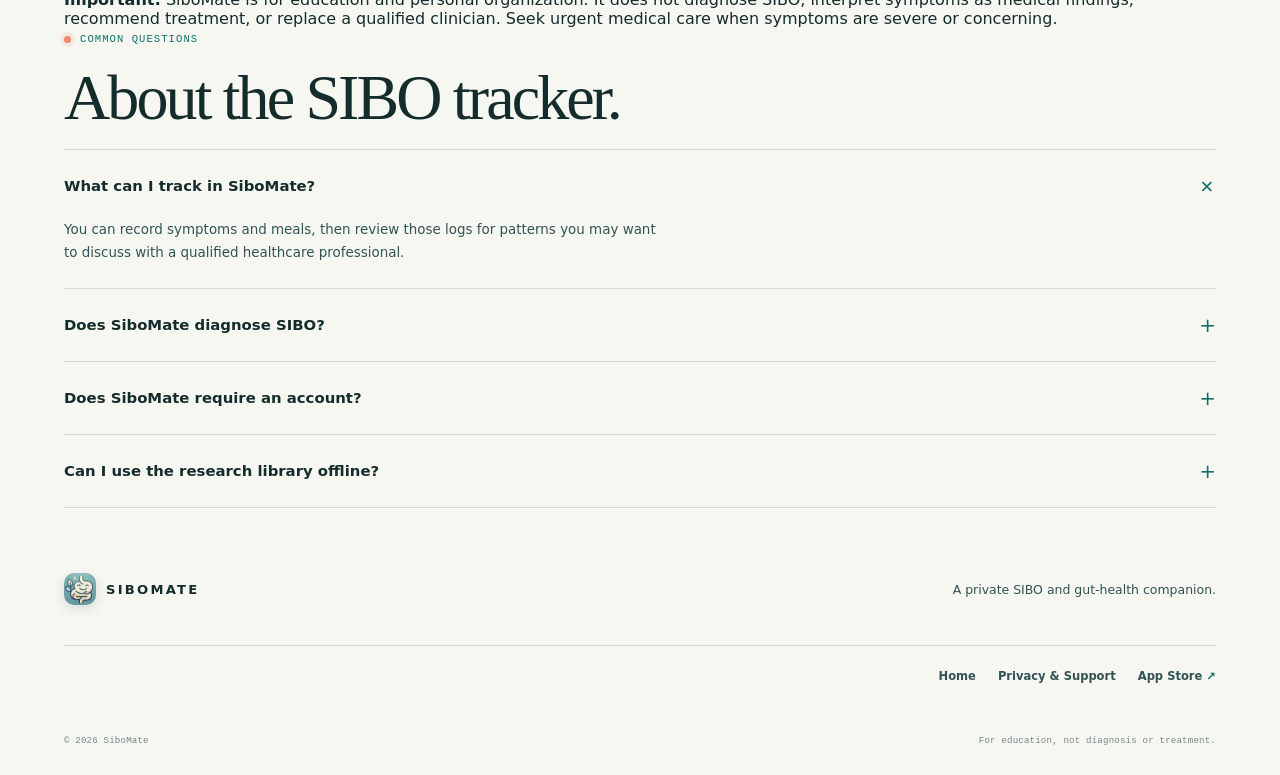
<file: sibo-symptom-tracker.html>
<!doctype html>
<html lang="en">
  <head>
    <meta charset="UTF-8" />
    <meta name="viewport" content="width=device-width, initial-scale=1" />
    <meta name="theme-color" content="#f7f7f2" />
    <meta name="referrer" content="strict-origin-when-cross-origin" />
    <meta http-equiv="Content-Security-Policy" content="default-src 'self'; base-uri 'self'; object-src 'none'; form-action 'self'; script-src 'self'; style-src 'self' 'unsafe-inline' https://fonts.googleapis.com; font-src https://fonts.gstatic.com; img-src 'self' data:; connect-src 'self'; upgrade-insecure-requests" />
    <meta name="description" content="Track SIBO symptoms and meals privately on iPhone with SiboMate. Organize patterns, research, and questions for your clinician without creating an account." />
    <link rel="canonical" href="https://sibomate.me/sibo-symptom-tracker.html" />
    <meta property="og:type" content="website" />
    <meta property="og:site_name" content="SiboMate" />
    <meta property="og:title" content="Private SIBO Symptom &amp; Meal Tracker for iPhone" />
    <meta property="og:description" content="A calm, private way to log symptoms and meals, notice patterns, and prepare questions for your clinician." />
    <meta property="og:url" content="https://sibomate.me/sibo-symptom-tracker.html" />
    <meta property="og:image" content="https://sibomate.me/social-share.jpg" />
    <meta property="og:image:alt" content="SiboMate app icon on a calm ivory and sage background" />
    <meta name="twitter:card" content="summary_large_image" />
    <meta name="twitter:title" content="Private SIBO Symptom &amp; Meal Tracker for iPhone" />
    <meta name="twitter:description" content="Log symptoms and meals privately, review patterns, and prepare clearer questions for care." />
    <meta name="twitter:image" content="https://sibomate.me/social-share.jpg" />
    <title>SIBO Symptom Tracker for iPhone | SiboMate</title>
    <link rel="icon" type="image/png" sizes="32x32" href="favicon-32.png" />
    <link rel="apple-touch-icon" sizes="180x180" href="apple-touch-icon.png" />
    <link rel="preconnect" href="https://fonts.googleapis.com" />
    <link rel="preconnect" href="https://fonts.gstatic.com" crossorigin />
    <link href="https://fonts.googleapis.com/css2?family=DM+Mono:wght@400;500&amp;family=DM+Sans:wght@400;500;600;700&amp;family=Fraunces:opsz,wght@9..144,500;9..144,600&amp;display=swap" rel="stylesheet" />
    <link rel="stylesheet" href="styles.css?v=4" />
    <script type="application/ld+json">
      {
        "@context": "https://schema.org",
        "@graph": [
          {
            "@type": "WebPage",
            "@id": "https://sibomate.me/sibo-symptom-tracker.html#webpage",
            "url": "https://sibomate.me/sibo-symptom-tracker.html",
            "name": "SIBO Symptom Tracker for iPhone",
            "description": "An explanation of SiboMate's private symptom and meal tracking features.",
            "isPartOf": { "@id": "https://sibomate.me/#website" },
            "about": { "@id": "https://sibomate.me/#app" }
          },
          {
            "@type": "SoftwareApplication",
            "@id": "https://sibomate.me/#app",
            "name": "SiboMate",
            "applicationCategory": "HealthApplication",
            "operatingSystem": "iOS",
            "url": "https://sibomate.me/",
            "downloadUrl": "https://apps.apple.com/us/app/sibomate/id6792794417",
            "description": "A private SIBO and gut-health companion for organizing symptoms, meals, research, and questions for conversations with a clinician."
          },
          {
            "@type": "FAQPage",
            "mainEntity": [
              { "@type": "Question", "name": "What can I track in SiboMate?", "acceptedAnswer": { "@type": "Answer", "text": "SiboMate lets you record symptoms and meals, then review those logs for patterns you may want to discuss with a qualified healthcare professional." } },
              { "@type": "Question", "name": "Does SiboMate diagnose SIBO?", "acceptedAnswer": { "@type": "Answer", "text": "No. SiboMate is an educational organization and tracking tool. It does not diagnose, treat, or replace professional medical care." } },
              { "@type": "Question", "name": "Does SiboMate require an account?", "acceptedAnswer": { "@type": "Answer", "text": "No. SiboMate does not require an account, and symptom, meal, assessment, and profile data stay on the device." } },
              { "@type": "Question", "name": "Can I use the SiboMate research library offline?", "acceptedAnswer": { "@type": "Answer", "text": "Yes. After the research database is downloaded, searches can run on the iPhone without an account." } }
            ]
          }
        ]
      }
    </script>
  </head>
  <body>
    <div class="site-shell">
      <header class="site-header">
        <a class="brand" href="/" aria-label="SiboMate home"><img class="brand-mark" src="icon-ui.webp" alt="" width="32" height="32" /><span class="brand-name">SiboMate</span></a>
        <nav class="desktop-nav" aria-label="Primary navigation"><a href="/#why">Why SiboMate</a><a href="/#features">Inside the app</a><a href="sibo-symptom-tracker.html" aria-current="page">SIBO tracker</a><a href="privacy.html">Privacy</a></nav>
        <a class="button button-small button-dark guide-nav-cta" href="https://apps.apple.com/us/app/sibomate/id6792794417" target="_blank" rel="noreferrer">Get the app <span>↗</span></a>
      </header>

      <main class="guide-page">
        <section class="guide-hero section-pad">
          <div>
            <div class="eyebrow"><span class="eyebrow-dot"></span> SIBO symptom &amp; meal tracker for iPhone</div>
            <h1>Turn daily gut-health notes into a <em>clearer conversation.</em></h1>
            <p>SiboMate gives symptoms, meals, research, and questions one private place. It helps you organize what happened and when without presenting patterns as a diagnosis.</p>
            <div class="guide-actions"><a class="button button-primary" href="https://apps.apple.com/us/app/sibomate/id6792794417" target="_blank" rel="noreferrer">Download on the App Store <span>↗</span></a><a class="text-link" href="#how-it-works">See how tracking works <span>↓</span></a></div>
          </div>
          <aside class="guide-hero-card" aria-label="SiboMate tracker summary"><strong>Designed for useful context</strong><ul><li>Quick symptom and meal logs</li><li>On-device personal data</li><li>No account required</li><li>Educational, not diagnostic</li></ul></aside>
        </section>

        <section class="guide-content section-pad" id="how-it-works">
          <p class="guide-lede">When symptoms change from meal to meal and day to day, memory alone can blur the details. A consistent log can preserve context: what you ate, how you felt, and what may be worth asking about at your next appointment.</p>
          <div class="guide-grid">
            <article class="guide-card"><span>01 · Capture</span><h2>Log the moment.</h2><p>Record symptoms and meals while the details are still fresh instead of rebuilding the day from memory later.</p></article>
            <article class="guide-card"><span>02 · Review</span><h2>Look back calmly.</h2><p>Review your own history for recurring timing or combinations. A pattern is a question to explore, not proof of a cause.</p></article>
            <article class="guide-card"><span>03 · Discuss</span><h2>Bring better context.</h2><p>Use organized notes to support a more specific conversation with a qualified healthcare professional.</p></article>
          </div>

          <section class="guide-section">
            <div class="eyebrow"><span class="eyebrow-dot"></span> What SiboMate brings together</div>
            <h2>More than a food diary, without pretending to be a doctor.</h2>
            <p>SiboMate combines personal tracking with an educational assessment, cited research, patient-reported experiences, and protocol summaries. Its job is to make information easier to organize and explore, not to tell you what condition you have or which treatment to choose.</p>
            <div class="guide-checklist">
              <div><strong>Symptom and meal tracking</strong><p>Keep the personal timeline you want to refer back to.</p></div>
              <div><strong>Research library</strong><p>Search organized topics and sources with context and guardrails.</p></div>
              <div><strong>Optional AI research tool</strong><p>Use your own supported provider key; information goes only to the provider you choose when you invoke it.</p></div>
              <div><strong>Private by design</strong><p>Assessment, profile, symptom, and meal data stay on your device. No account is required.</p></div>
            </div>
          </section>

          <div class="guide-notice"><strong>Important:</strong> SiboMate is for education and personal organization. It does not diagnose SIBO, interpret symptoms as medical findings, recommend treatment, or replace a qualified clinician. Seek urgent medical care when symptoms are severe or concerning.</div>

          <section class="guide-section guide-faq" aria-labelledby="tracker-faq-heading">
            <div class="eyebrow"><span class="eyebrow-dot"></span> Common questions</div>
            <h2 id="tracker-faq-heading">About the SIBO tracker.</h2>
            <div class="faq-list">
              <details open><summary>What can I track in SiboMate?<span>+</span></summary><p>You can record symptoms and meals, then review those logs for patterns you may want to discuss with a qualified healthcare professional.</p></details>
              <details><summary>Does SiboMate diagnose SIBO?<span>+</span></summary><p>No. SiboMate is an educational organization and tracking tool. It does not diagnose, treat, or replace professional medical care.</p></details>
              <details><summary>Does SiboMate require an account?<span>+</span></summary><p>No. Symptom, meal, assessment, and profile data stay on your device. The optional AI feature sends information only when you choose to use it with your own provider key.</p></details>
              <details><summary>Can I use the research library offline?<span>+</span></summary><p>Yes. After the research database is downloaded, searches can run on your iPhone without an account.</p></details>
            </div>
          </section>
        </section>
      </main>

      <footer class="site-footer section-pad">
        <div class="footer-main"><a class="brand" href="/"><img class="brand-mark" src="icon-ui.webp" alt="" width="32" height="32" /><span class="brand-name">SiboMate</span></a><p>A private SIBO and gut-health companion.</p></div>
        <div class="footer-links"><a href="/">Home</a><a href="privacy.html">Privacy &amp; Support</a><a href="https://apps.apple.com/us/app/sibomate/id6792794417" target="_blank" rel="noreferrer">App Store <span>↗</span></a></div>
        <div class="footer-bottom"><span>© 2026 SiboMate</span><span>For education, not diagnosis or treatment.</span></div>
      </footer>
    </div>
  </body>
</html>
</file>
<file: styles.css>
:root {
  --ink: #142c2c;
  --ink-soft: #315354;
  --teal: #116e69;
  --teal-deep: #0d4c4b;
  --mint: #d6eee5;
  --sage: #e7f0e9;
  --coral: #ef8768;
  --cream: #f7f7f2;
  --white: #ffffff;
  --line: rgba(20, 44, 44, .15);
  --shadow: 0 22px 55px rgba(20, 55, 53, .12);
  --display: Fraunces, Georgia, serif;
  --sans: "DM Sans", system-ui, -apple-system, BlinkMacSystemFont, sans-serif;
  --mono: "DM Mono", ui-monospace, monospace;
}

* { box-sizing: border-box; }
html { scroll-behavior: smooth; }
body { margin: 0; color: var(--ink); background: var(--cream); font-family: var(--sans); -webkit-font-smoothing: antialiased; }
a { color: inherit; text-decoration: none; }
button { color: inherit; font: inherit; }
.sr-only { position: absolute; width: 1px; height: 1px; padding: 0; margin: -1px; overflow: hidden; clip: rect(0,0,0,0); white-space: nowrap; border: 0; }
.site-shell { overflow: hidden; }
.section-pad { padding-left: clamp(1.25rem, 5vw, 6.5rem); padding-right: clamp(1.25rem, 5vw, 6.5rem); }

.site-header { height: 80px; display: flex; align-items: center; justify-content: space-between; gap: 28px; padding: 0 clamp(1.25rem, 5vw, 6.5rem); position: sticky; top: 0; z-index: 20; background: rgba(247,247,242,.82); border-bottom: 1px solid transparent; transition: background .25s ease, border-color .25s ease, box-shadow .25s ease; }
.site-header.is-scrolled { background: rgba(247,247,242,.95); border-color: var(--line); box-shadow: 0 8px 24px rgba(14, 57, 57, .05); }
.brand { display: inline-flex; align-items: center; gap: 10px; flex-shrink: 0; }
.brand-mark { width: 32px; height: 32px; flex: 0 0 32px; display: block; border-radius: 10px; object-fit: cover; box-shadow: 0 4px 12px rgba(20, 55, 53, .14); }
.brand-name { font-size: .82rem; letter-spacing: .17em; text-transform: uppercase; font-weight: 700; }
.desktop-nav { display: flex; align-items: center; gap: clamp(1rem, 2.6vw, 2.6rem); margin-left: auto; }
.desktop-nav a { font-size: .79rem; font-weight: 600; color: var(--ink-soft); transition: color .2s ease; }
.desktop-nav a:hover, .footer-links a:hover { color: var(--teal); }
.button { min-height: 48px; display: inline-flex; align-items: center; justify-content: center; gap: 12px; padding: 0 21px; border-radius: 999px; border: 1px solid transparent; font-size: .82rem; font-weight: 700; letter-spacing: .01em; transition: transform .2s ease, background .2s ease, box-shadow .2s ease; cursor: pointer; }
.button:hover { transform: translateY(-2px); box-shadow: 0 9px 22px rgba(12, 77, 73, .14); }
.button span { font-size: 1rem; line-height: 0; }
.button-small { min-height: 40px; padding: 0 17px; font-size: .72rem; }
.button-dark { color: var(--white); background: var(--ink); }
.button-dark:hover { background: var(--teal-deep); }
.button-primary { color: var(--white); background: var(--teal); box-shadow: 0 8px 18px rgba(17,110,105,.2); }
.button-primary:hover { background: var(--teal-deep); }
.button-light { color: var(--teal-deep); background: var(--white); }
.menu-toggle, .mobile-nav { display: none; }

.hero { min-height: 680px; display: grid; grid-template-columns: minmax(0, 1.05fr) minmax(390px, .95fr); gap: clamp(2rem, 5vw, 7rem); align-items: center; padding-top: clamp(4rem, 8vw, 8rem); padding-bottom: clamp(4rem, 8vw, 7rem); position: relative; }
.hero-copy { max-width: 650px; position: relative; z-index: 2; }
.eyebrow { display: inline-flex; align-items: center; gap: 9px; color: var(--teal); font-family: var(--mono); font-size: .66rem; font-weight: 500; letter-spacing: .1em; text-transform: uppercase; }
.eyebrow-dot { width: 7px; height: 7px; background: var(--coral); border-radius: 50%; box-shadow: 0 0 0 4px rgba(239,135,104,.14); }
h1, h2, h3, p { margin-top: 0; }
h1, h2 { font-family: var(--display); font-weight: 500; letter-spacing: -.045em; }
h1 { max-width: 670px; margin: 23px 0 23px; font-size: clamp(3.35rem, 6.3vw, 6.7rem); line-height: .98; }
h1 em, h2 em { color: var(--teal); font-style: italic; }
.hero-lede { max-width: 540px; color: var(--ink-soft); font-size: clamp(1rem, 1.3vw, 1.16rem); line-height: 1.7; }
.hero-actions { display: flex; align-items: center; flex-wrap: wrap; gap: 22px; margin-top: 30px; }
.text-link { display: inline-flex; align-items: center; gap: 9px; color: var(--teal); font-size: .8rem; font-weight: 700; border-bottom: 1px solid rgba(17,110,105,.33); padding-bottom: 4px; transition: gap .2s ease, color .2s ease; }
.text-link:hover { gap: 13px; color: var(--teal-deep); }
.hero-note { display: flex; align-items: center; color: #5b7170; margin-top: 22px; font-family: var(--mono); font-size: .62rem; letter-spacing: .02em; }
.lock-icon { display: inline-flex; align-items: center; justify-content: center; width: 19px; height: 19px; margin-right: 7px; border: 1px solid rgba(17,110,105,.35); border-radius: 50%; color: var(--teal); font-size: .8rem; }
.hero-visual { min-height: 550px; position: relative; isolation: isolate; }
.visual-grid { position: absolute; width: 250px; height: 280px; top: 30px; right: 1%; opacity: .53; display: grid; grid-template-columns: repeat(6, 1fr); gap: 12px; z-index: -1; }
.visual-grid span { width: 3px; height: 3px; background: var(--teal); border-radius: 50%; opacity: .45; }
.hero-orbit { position: absolute; border: 1px solid rgba(17,110,105,.16); border-radius: 50%; transform: rotate(-18deg); pointer-events: none; }
.hero-orbit-one { width: 475px; height: 290px; top: 93px; left: 3%; }
.hero-orbit-two { width: 520px; height: 335px; top: 67px; left: 0; transform: rotate(34deg); border-color: rgba(239,135,104,.14); }
.phone-wrap { position: absolute; inset: 35px 0 0; display: flex; justify-content: center; align-items: flex-start; }
.phone-glow { position: absolute; width: 250px; height: 340px; top: 83px; border-radius: 50%; background: rgba(118, 204, 184, .22); filter: blur(43px); z-index: -1; }
.phone-frame { width: min(270px, 68%); padding: 9px; background: #142d2c; border-radius: 35px; box-shadow: 21px 27px 35px rgba(20,45,44,.22), 0 0 0 1px rgba(255,255,255,.5); transform: rotate(4.7deg); position: relative; }
.phone-frame::after { content: ""; position: absolute; inset: 9px; border-radius: 28px; box-shadow: inset 0 0 0 1px rgba(255,255,255,.22); pointer-events: none; }
.phone-frame img { display: block; width: 100%; height: auto; border-radius: 27px; }
.phone-notch { width: 83px; height: 23px; position: absolute; top: 13px; left: 50%; z-index: 2; transform: translateX(-50%); background: #142d2c; border-radius: 0 0 14px 14px; }
.floating-card { position: absolute; display: flex; align-items: center; gap: 10px; min-width: 168px; padding: 12px 15px; color: var(--ink); background: rgba(255,255,255,.88); border: 1px solid rgba(255,255,255,.8); border-radius: 14px; box-shadow: 0 15px 32px rgba(34,74,71,.14); backdrop-filter: blur(10px); }
.floating-card strong, .floating-card small { display: block; }
.floating-card strong { font-size: .7rem; line-height: 1.25; }
.floating-card small { margin-top: 3px; color: var(--ink-soft); font-size: .61rem; }
.floating-card-top { top: 113px; left: -3%; transform: rotate(-4deg); }
.floating-card-bottom { right: -3%; bottom: 98px; transform: rotate(3deg); }
.floating-icon { display: inline-flex; width: 29px; height: 29px; align-items: center; justify-content: center; color: var(--white); background: var(--coral); border-radius: 9px; font-size: .9rem; }
.pulse-dot { display: inline-block; width: 10px; height: 10px; border-radius: 50%; background: var(--teal); box-shadow: 0 0 0 6px rgba(17,110,105,.12); margin: 0 9px; }

.trust-strip { display: grid; grid-template-columns: repeat(3, 1fr); border-top: 1px solid var(--line); border-bottom: 1px solid var(--line); padding-top: 25px; padding-bottom: 25px; gap: 24px; }
.trust-item { display: flex; align-items: flex-start; gap: 13px; }
.trust-number, .step-top, .feature-index, .plan-label { color: var(--teal); font-family: var(--mono); font-size: .62rem; letter-spacing: .08em; text-transform: uppercase; }
.trust-item strong, .trust-item small { display: block; }
.trust-item strong { font-size: .8rem; }
.trust-item small { margin-top: 4px; color: var(--ink-soft); font-size: .69rem; }

.story { padding-top: clamp(6rem, 11vw, 11rem); padding-bottom: clamp(6rem, 11vw, 10rem); }
.section-intro { max-width: 580px; }
h2 { font-size: clamp(2.75rem, 5vw, 5.4rem); line-height: .98; margin: 20px 0; }
.section-intro p, .feature-heading > p, .plans-intro p { max-width: 460px; color: var(--ink-soft); font-size: 1rem; line-height: 1.7; }
.steps-grid { display: grid; grid-template-columns: repeat(3, 1fr); gap: 16px; margin-top: 55px; }
.step-card { min-height: 380px; padding: 22px; background: rgba(255,255,255,.72); border: 1px solid var(--line); border-radius: 19px; box-shadow: 0 8px 23px rgba(31,76,72,.04); transition: transform .25s ease, box-shadow .25s ease; }
.step-card:hover { transform: translateY(-5px); box-shadow: var(--shadow); }
.step-card-highlight { background: var(--teal); color: var(--white); border-color: var(--teal); }
.step-card-highlight .step-top { color: rgba(255,255,255,.7); }
.step-card.step-card-highlight p { color: #071b1b; }
.step-card-highlight .step-symbol { border-color: rgba(255,255,255,.4); }
.step-top { display: flex; align-items: center; justify-content: space-between; }
.step-symbol { width: 26px; height: 26px; border: 1px solid var(--line); border-radius: 50%; display: inline-flex; align-items: center; justify-content: center; color: var(--coral); font-size: 1rem; }
.step-illustration { height: 132px; margin: 35px 0 26px; position: relative; overflow: hidden; border-radius: 13px; background: var(--mint); }
.step-card:nth-child(1) .step-illustration { background: #e7e2d1; }
.step-card:nth-child(3) .step-illustration { background: #dcebf0; }
.step-illustration-assess .line { position: absolute; left: 29px; height: 9px; border-radius: 6px; background: rgba(17,110,105,.35); }
.line-a { width: 58%; top: 32px; }.line-b { width: 39%; top: 55px; }.line-c { width: 50%; top: 78px; }
.check { position: absolute; right: 25px; top: 40px; width: 50px; height: 50px; display: flex; align-items: center; justify-content: center; color: var(--white); background: var(--teal); border-radius: 50%; font-size: 1.6rem; }
.step-illustration-track { background: #c6e8dd; }
.track-ring { position: absolute; width: 95px; height: 95px; top: 18px; left: calc(50% - 47px); border: 2px solid rgba(17,110,105,.23); border-radius: 50%; }
.track-ring::after { content: ""; position: absolute; inset: 14px; border: 1px dashed rgba(17,110,105,.33); border-radius: 50%; }
.track-dot { position: absolute; width: 12px; height: 12px; background: var(--coral); border-radius: 50%; box-shadow: 0 0 0 5px rgba(239,135,104,.16); }.dot-one { left: 25%; top: 50%; }.dot-two { left: 62%; top: 29%; }.dot-three { left: 68%; top: 69%; }
.step-illustration-learn .book { position: absolute; width: 82px; height: 75px; top: 28px; left: calc(50% - 27px); border-radius: 3px 10px 10px 3px; transform: rotate(-9deg); }.book-back { background: rgba(17,110,105,.3); left: calc(50% - 51px) !important; transform: rotate(6deg) !important; }.book-front { background: var(--teal); }.book-star { position: absolute; top: 47px; left: calc(50% - 7px); color: var(--mint); font-size: 1.35rem; }
.step-card h3 { max-width: 245px; margin: 0 0 10px; font-size: 1.18rem; letter-spacing: -.02em; line-height: 1.15; }
.step-card p { max-width: 280px; margin: 0; color: var(--ink-soft); font-size: .82rem; line-height: 1.6; }

.features { padding-top: 0; padding-bottom: clamp(6rem, 10vw, 10rem); }
.feature-heading { display: flex; justify-content: space-between; align-items: flex-end; gap: 30px; margin-bottom: 50px; }
.feature-heading h2 { margin-bottom: 0; }
.feature-heading > p { margin-bottom: 4px; }
.feature-preview-note { margin: -28px 0 26px; color: var(--teal); font-family: var(--mono); font-size: .62rem; letter-spacing: .08em; text-transform: uppercase; }
.feature-showcase { display: grid; gap: 22px; }
.feature-row { display: grid; grid-template-columns: minmax(280px, 1fr) minmax(280px, .87fr); align-items: center; gap: clamp(2rem, 7vw, 8rem); padding: clamp(1.3rem, 3vw, 2.6rem); border-radius: 24px; background: var(--sage); }
.feature-row-reverse { grid-template-columns: minmax(280px, .87fr) minmax(280px, 1fr); }.feature-row-reverse .feature-image { order: 2; }.feature-row-reverse .feature-copy { order: 1; }
.feature-row-dark { color: var(--white); background: var(--ink); }.feature-row-last { background: #f0e8da; }
.feature-image { max-width: 340px; justify-self: center; position: relative; padding: 10px; border-radius: 30px; background: rgba(255,255,255,.83); box-shadow: 0 22px 35px rgba(28,69,66,.12); transform: rotate(-2.5deg); }.feature-row-reverse .feature-image { transform: rotate(2.5deg); }.feature-image-dark { background: #254645; }.feature-image-sage { background: #d8e6dc; }
.feature-image img { display: block; width: 100%; height: auto; border-radius: 21px; }
.image-label { position: absolute; bottom: 24px; left: 24px; padding: 7px 10px; color: var(--ink); background: rgba(255,255,255,.87); border-radius: 7px; font-family: var(--mono); font-size: .57rem; letter-spacing: .04em; text-transform: uppercase; }

.legal-page { padding-top: 74px; }.legal-hero { padding-top: clamp(5rem, 10vw, 9rem); padding-bottom: clamp(4rem, 8vw, 7rem); background: linear-gradient(145deg, #eef4ef 0%, #f7f7f2 58%, #f4e7cd 100%); }.legal-hero h1 { max-width: 850px; margin: 20px 0 18px; font-size: clamp(3.7rem, 8vw, 7.5rem); line-height: .92; letter-spacing: -.055em; }.legal-hero p { max-width: 720px; color: #344846; font-size: clamp(1rem, 1.8vw, 1.22rem); line-height: 1.7; }.legal-hero small { display: block; margin-top: 24px; font-family: var(--mono); color: #647774; }.legal-content { max-width: 920px; padding-top: clamp(4rem, 8vw, 7rem); padding-bottom: clamp(5rem, 10vw, 9rem); }.legal-content .legal-lede { padding: clamp(1.5rem, 4vw, 2.4rem); border-radius: 22px; background: var(--teal-deep); color: rgba(255,255,255,.86); font-size: 1.05rem; line-height: 1.8; }.legal-content h2 { margin: 3.5rem 0 1rem; font-size: clamp(2rem, 4vw, 3.15rem); }.legal-content h3 { margin: 2rem 0 .7rem; font-size: 1.2rem; }.legal-content p, .legal-content li { color: #435653; line-height: 1.8; }.legal-content li + li { margin-top: .45rem; }.legal-content a { color: #156b62; text-decoration: underline; text-underline-offset: 3px; }.legal-content hr { margin: 4rem 0 0; border: 0; border-top: 1px solid var(--line); }
.feature-copy { max-width: 420px; }.feature-index { opacity: .72; }.feature-row-dark .feature-index { color: var(--mint); }.feature-copy h3 { margin: 17px 0 14px; font-family: var(--display); font-size: clamp(2rem, 3vw, 3.45rem); font-weight: 500; line-height: 1.02; letter-spacing: -.035em; }.feature-copy p { color: var(--ink-soft); font-size: .9rem; line-height: 1.7; margin-bottom: 24px; }.feature-row-dark .feature-copy p { color: rgba(255,255,255,.7); }.text-link-light { color: var(--mint); border-color: rgba(214,238,229,.4); }

.privacy-proof { padding-top: clamp(5rem, 9vw, 8rem); padding-bottom: clamp(5rem, 9vw, 8rem); }
.privacy-proof-heading { max-width: 650px; }
.privacy-proof-heading h2 { margin-bottom: 16px; }
.privacy-proof-heading p { max-width: 560px; color: var(--ink-soft); line-height: 1.7; }
.proof-grid { display: grid; grid-template-columns: repeat(4, 1fr); gap: 14px; margin: 42px 0 28px; }
.proof-card { min-height: 205px; padding: 22px; border: 1px solid var(--line); border-radius: 18px; background: rgba(255,255,255,.72); box-shadow: 0 8px 23px rgba(31,76,72,.04); }
.proof-number { color: var(--teal); font-family: var(--mono); font-size: .62rem; letter-spacing: .08em; }
.proof-card h3 { margin: 45px 0 10px; font-family: var(--display); font-size: 1.55rem; font-weight: 500; line-height: 1.05; letter-spacing: -.03em; }
.proof-card p { margin: 0; color: var(--ink-soft); font-size: .78rem; line-height: 1.55; }
.privacy-proof > .text-link { margin-top: 4px; }
.privacy-band { display: grid; grid-template-columns: auto minmax(0, 1fr) auto; align-items: center; gap: clamp(1.25rem, 4vw, 4.5rem); padding-top: clamp(3.2rem, 6vw, 5.3rem); padding-bottom: clamp(3.2rem, 6vw, 5.3rem); color: var(--white); background: var(--teal-deep); border-radius: 28px; margin-top: 0; margin-bottom: clamp(6rem, 11vw, 11rem); }
.privacy-icon { display: flex; align-items: center; justify-content: center; width: 74px; height: 74px; color: var(--teal-deep); background: var(--mint); border-radius: 22px; font-size: 2.2rem; transform: rotate(-7deg); }.privacy-band h2 { margin: 15px 0 13px; font-size: clamp(2.2rem, 4vw, 4.2rem); }.privacy-band p { max-width: 620px; margin: 0; color: rgba(255,255,255,.73); font-size: .92rem; line-height: 1.7; }.eyebrow-light { color: var(--mint); }.privacy-band .eyebrow-dot { background: var(--coral); }

.plans { padding-bottom: clamp(6rem, 11vw, 10rem); }.plans-intro { max-width: 670px; }.plans-intro h2 { margin-bottom: 17px; }.plan-grid { display: grid; grid-template-columns: repeat(3, 1fr); gap: 14px; margin-top: 50px; }.plan-card { min-height: 255px; padding: 25px; display: flex; flex-direction: column; align-items: flex-start; border: 1px solid var(--line); border-radius: 18px; background: var(--white); transition: transform .25s ease, box-shadow .25s ease; }.plan-card:hover { transform: translateY(-4px); box-shadow: var(--shadow); }.plan-card-featured { color: var(--white); background: var(--teal); border-color: var(--teal); position: relative; }.plan-badge { align-self: flex-end; padding: 6px 9px; color: var(--teal-deep); background: var(--mint); border-radius: 99px; font-family: var(--mono); font-size: .55rem; font-weight: 500; letter-spacing: .08em; text-transform: uppercase; }.plan-card strong { margin-top: 33px; font-family: var(--display); font-size: 2.5rem; font-weight: 500; letter-spacing: -.04em; }.plan-card strong span { color: var(--ink-soft); font-family: var(--sans); font-size: .83rem; font-weight: 600; letter-spacing: 0; }.plan-card-featured strong span { color: rgba(255,255,255,.7); }.plan-card small { margin-top: 6px; color: var(--ink-soft); font-size: .72rem; }.plan-card-featured small { color: rgba(255,255,255,.7); }.plan-card a { display: inline-flex; gap: 8px; align-items: center; margin-top: auto; color: var(--teal); font-size: .75rem; font-weight: 700; }.plan-card-featured a { color: var(--mint); }.plan-footnote { max-width: 630px; margin: 24px auto 0; text-align: center; color: #687d7b; font-family: var(--mono); font-size: .59rem; line-height: 1.6; }

.faq { display: grid; grid-template-columns: .8fr 1.2fr; gap: clamp(3rem, 9vw, 10rem); padding-bottom: clamp(6rem, 11vw, 10rem); }.faq-heading h2 { margin-bottom: 0; }.faq-list { border-top: 1px solid var(--line); }.faq-list details { border-bottom: 1px solid var(--line); }.faq-list summary { min-height: 72px; display: flex; align-items: center; justify-content: space-between; gap: 18px; list-style: none; cursor: pointer; font-size: .93rem; font-weight: 700; }.faq-list summary::-webkit-details-marker { display: none; }.faq-list summary span { color: var(--teal); font-size: 1.25rem; font-weight: 400; transition: transform .2s ease; }.faq-list details[open] summary span { transform: rotate(45deg); }.faq-list p { max-width: 600px; margin: -3px 40px 23px 0; color: var(--ink-soft); font-size: .84rem; line-height: 1.7; }
.final-cta { display: flex; flex-direction: column; align-items: center; text-align: center; padding-top: clamp(5rem, 10vw, 9rem); padding-bottom: clamp(5rem, 10vw, 9rem); background: var(--mint); border-radius: 28px; }.final-cta-mark { display: block; width: 82px; height: 82px; margin-bottom: 25px; border-radius: 24px; object-fit: cover; box-shadow: 0 14px 28px rgba(20, 55, 53, .14); }.final-cta h2 { margin: 20px 0 30px; font-size: clamp(3rem, 6vw, 6.3rem); }.site-footer { padding-top: 65px; padding-bottom: 30px; }.footer-main { display: flex; align-items: center; justify-content: space-between; gap: 20px; padding-bottom: 40px; border-bottom: 1px solid var(--line); }.footer-main p { margin: 0; color: var(--ink-soft); font-size: .78rem; }.footer-links { display: flex; justify-content: flex-end; gap: 22px; margin-top: 23px; color: var(--ink-soft); font-size: .72rem; font-weight: 600; }.footer-links span { color: var(--teal); }.footer-bottom { display: flex; justify-content: space-between; gap: 20px; margin-top: 52px; color: #748887; font-family: var(--mono); font-size: .57rem; letter-spacing: .02em; }

.reveal { opacity: 1; transform: none; transition: opacity .7s ease, transform .7s cubic-bezier(.2,.75,.25,1); }.reveal.is-visible { opacity: 1; transform: translateY(0); }.reveal-delay-short { transition-delay: .08s; }.reveal-delay { transition-delay: .14s; }

@media (max-width: 900px) {
  .desktop-nav, .header-cta { display: none; }.site-header { height: 70px; }.menu-toggle { width: 43px; height: 43px; display: flex; position: relative; align-items: center; justify-content: center; flex-direction: column; gap: 4px; border: 1px solid var(--line); border-radius: 50%; background: transparent; cursor: pointer; }.menu-toggle > span:not(.sr-only) { width: 15px; height: 1.5px; background: var(--ink); transition: transform .2s ease, opacity .2s ease; }.menu-toggle[aria-expanded="true"] > span:nth-child(1) { transform: translateY(5.5px) rotate(45deg); }.menu-toggle[aria-expanded="true"] > span:nth-child(2) { opacity: 0; }.menu-toggle[aria-expanded="true"] > span:nth-child(3) { transform: translateY(-5.5px) rotate(-45deg); }.mobile-nav { position: absolute; top: 70px; left: 0; right: 0; display: flex; flex-direction: column; gap: 0; padding: 9px 1.25rem 19px; background: rgba(247,247,242,.98); border-bottom: 1px solid var(--line); transform: translateY(-120%); transition: transform .3s ease; pointer-events: none; }.mobile-nav.is-open { transform: translateY(0); pointer-events: auto; }.mobile-nav a { padding: 14px 4px; border-bottom: 1px solid var(--line); font-size: .85rem; font-weight: 700; }.mobile-nav .button { border: 0; margin-top: 14px; color: var(--white); text-align: center; }.hero { grid-template-columns: 1fr; min-height: auto; padding-top: 4.3rem; }.hero-copy { max-width: 700px; }.hero-visual { min-height: 530px; margin: 0 auto; width: min(100%, 570px); }.floating-card-top { left: 3%; }.floating-card-bottom { right: 3%; }.feature-heading { align-items: flex-start; flex-direction: column; }.privacy-band { grid-template-columns: auto 1fr; }.privacy-band .button { grid-column: 2; justify-self: start; }.faq { grid-template-columns: 1fr; gap: 40px; }
}
@media (max-width: 620px) {
  .section-pad { padding-left: 1.2rem; padding-right: 1.2rem; }.site-header { padding-left: 1.2rem; padding-right: 1.2rem; }.brand-name { font-size: .76rem; }.hero { padding-top: 3.7rem; }.hero h1 { font-size: clamp(3rem, 14vw, 4.65rem); }.hero-lede { font-size: .96rem; line-height: 1.65; }.hero-actions { align-items: stretch; flex-direction: column; gap: 17px; }.hero-actions .button { width: 100%; }.hero-actions .text-link { align-self: flex-start; }.hero-visual { min-height: 470px; margin-top: 10px; }.phone-frame { width: 215px; }.phone-wrap { top: 36px; }.phone-glow { width: 180px; height: 280px; top: 65px; }.hero-orbit-one { width: 350px; height: 250px; left: 50%; transform: translateX(-50%) rotate(-18deg); }.hero-orbit-two { width: 380px; height: 260px; left: 50%; transform: translateX(-50%) rotate(34deg); }.floating-card { min-width: 145px; padding: 10px 11px; }.floating-card-top { top: 98px; left: 0; }.floating-card-bottom { right: 0; bottom: 67px; }.floating-card strong { font-size: .63rem; }.floating-card small { font-size: .56rem; }.trust-strip { grid-template-columns: 1fr; gap: 17px; padding-top: 22px; padding-bottom: 22px; }.story { padding-top: 5rem; padding-bottom: 5.5rem; }.section-intro p, .feature-heading > p, .plans-intro p { font-size: .92rem; }.steps-grid { grid-template-columns: 1fr; margin-top: 35px; gap: 13px; }.step-card { min-height: 340px; }.step-illustration { height: 116px; margin-top: 27px; }.features { padding-bottom: 5.5rem; }.feature-heading { margin-bottom: 30px; }.feature-heading h2 { font-size: 3rem; }.feature-row, .feature-row-reverse { display: flex; flex-direction: column; gap: 28px; align-items: stretch; padding: 1.15rem; }.feature-row-reverse .feature-image, .feature-row-reverse .feature-copy { order: initial; }.feature-image { max-width: 270px; align-self: center; }.feature-copy h3 { font-size: 2.25rem; }.feature-copy p { font-size: .84rem; }.privacy-band { grid-template-columns: 1fr; padding-top: 2.7rem; padding-bottom: 2.7rem; border-radius: 21px; }.privacy-icon { width: 58px; height: 58px; border-radius: 17px; }.privacy-band h2 { font-size: 2.6rem; }.privacy-band p { font-size: .84rem; }.privacy-band .button { grid-column: auto; width: 100%; }.plans { padding-bottom: 5.5rem; }.plans-intro h2 { font-size: 3rem; }.plan-grid { grid-template-columns: 1fr; gap: 11px; margin-top: 30px; }.plan-card { min-height: 190px; padding: 20px; }.plan-card strong { margin-top: 21px; font-size: 2.2rem; }.plan-card a { margin-top: 20px; }.plan-card-featured { order: -1; }.faq { padding-bottom: 5.5rem; }.faq-heading h2 { font-size: 3rem; }.faq-list summary { min-height: 68px; font-size: .84rem; }.faq-list p { font-size: .8rem; margin-right: 20px; }.final-cta { border-radius: 21px; padding-top: 4.5rem; padding-bottom: 4.5rem; }.final-cta h2 { font-size: 3.15rem; }.site-footer { padding-top: 50px; }.footer-main { align-items: flex-start; flex-direction: column; padding-bottom: 28px; }.footer-links { justify-content: flex-start; flex-wrap: wrap; }.footer-bottom { flex-direction: column; gap: 9px; margin-top: 37px; line-height: 1.5; }
}
@media (prefers-reduced-motion: reduce) { html { scroll-behavior: auto; }.reveal { opacity: 1; transform: none; transition: none; }.button, .step-card, .plan-card { transition: none; } }

/* Step 7A privacy proof: keep the product promise visible before the feature tour. */
.privacy-proof { padding-top: clamp(5rem, 9vw, 8rem); padding-bottom: clamp(5rem, 9vw, 8rem); }
.privacy-proof-heading { max-width: 650px; }
.privacy-proof-heading h2 { margin-bottom: 16px; }
.privacy-proof-heading p { max-width: 560px; color: var(--ink-soft); line-height: 1.7; }
.proof-grid { display: grid; grid-template-columns: repeat(4, 1fr); gap: 14px; margin: 42px 0 28px; }
.proof-card { min-height: 205px; padding: 22px; border: 1px solid var(--line); border-radius: 18px; background: rgba(255,255,255,.72); box-shadow: 0 8px 23px rgba(31,76,72,.04); }
.proof-number { color: var(--teal); font-family: var(--mono); font-size: .62rem; letter-spacing: .08em; }
.proof-card h3 { margin: 45px 0 10px; font-family: var(--display); font-size: 1.55rem; font-weight: 500; line-height: 1.05; letter-spacing: -.03em; }
.proof-card p { margin: 0; color: var(--ink-soft); font-size: .78rem; line-height: 1.55; }
@media (max-width: 900px) { .proof-grid { grid-template-columns: repeat(2, 1fr); } }
@media (max-width: 620px) { .privacy-proof { padding-top: 4.5rem; padding-bottom: 4.5rem; }.privacy-proof-heading h2 { font-size: 3rem; }.proof-grid { grid-template-columns: 1fr; gap: 11px; margin-top: 28px; }.proof-card { min-height: 150px; }.proof-card h3 { margin-top: 26px; } }
</file>
